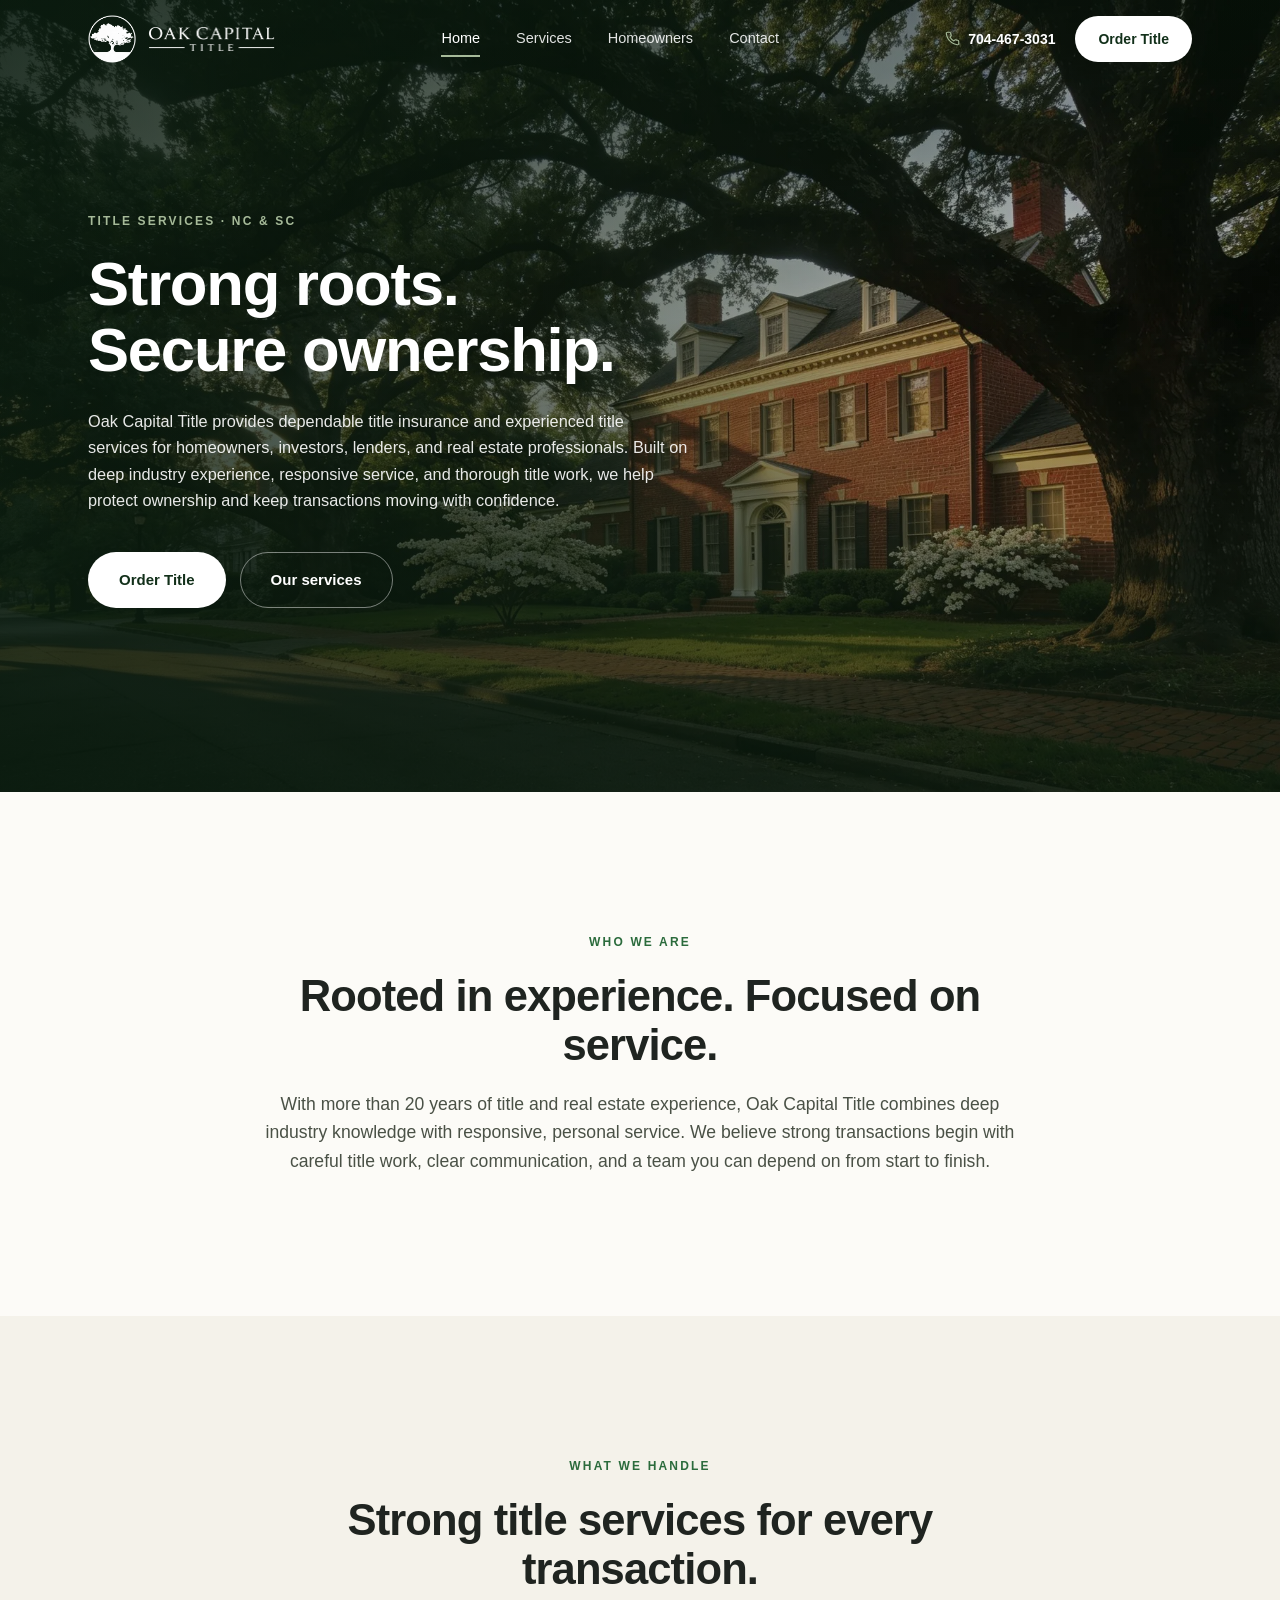
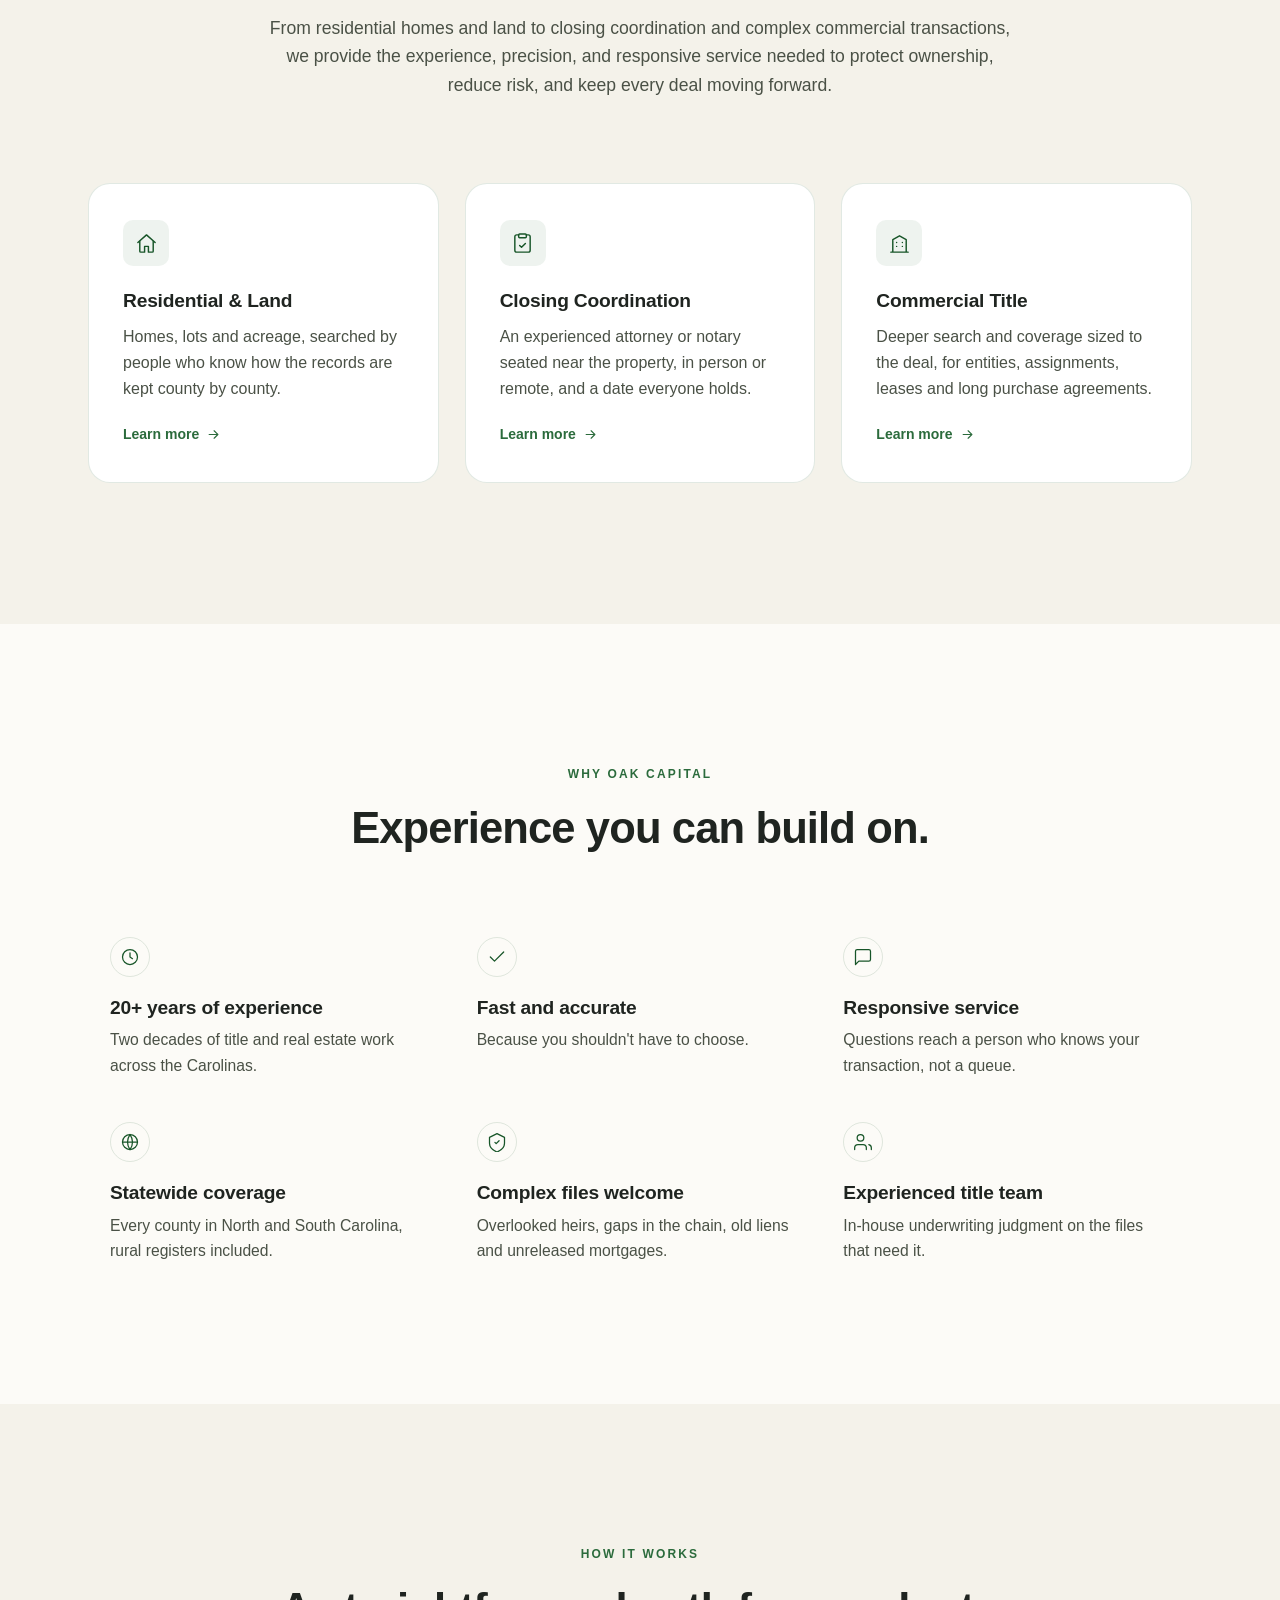
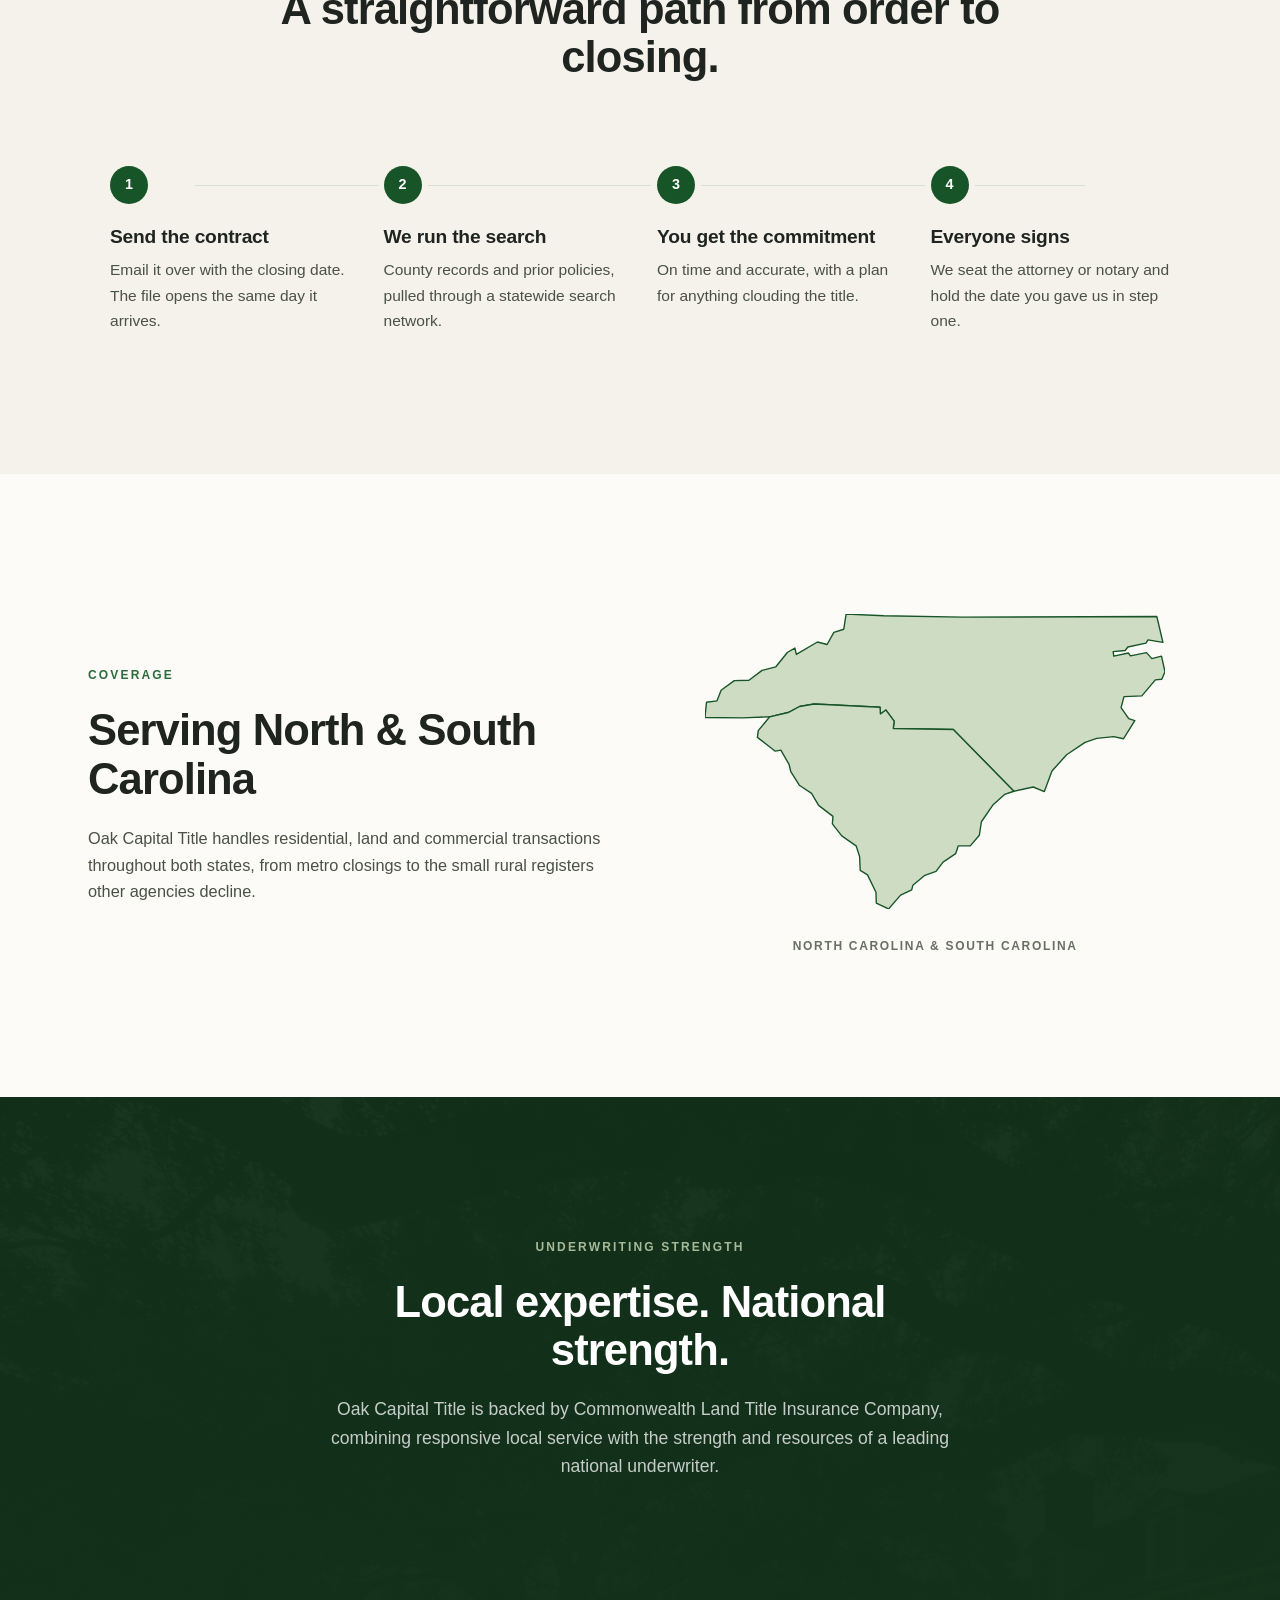
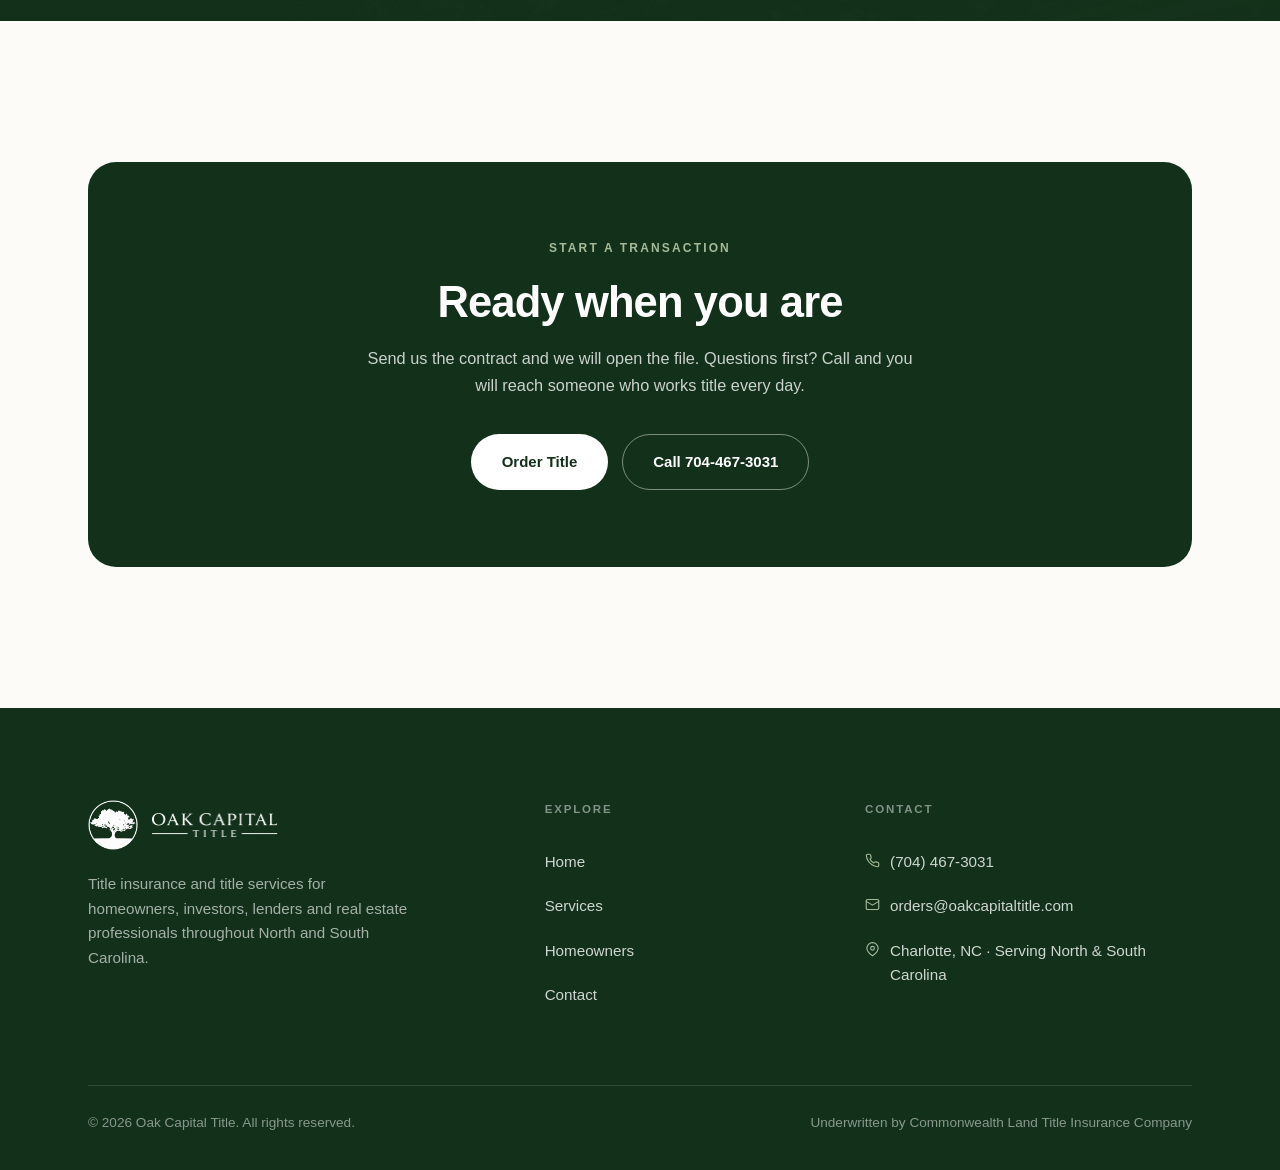
<file: index.html>
<!DOCTYPE html>
<html lang="en">
<head>
<meta charset="UTF-8" />
<meta name="viewport" content="width=device-width, initial-scale=1.0" />
<title>Oak Capital Title — Title Insurance &amp; Title Services in North &amp; South Carolina</title>
<meta name="description" content="Oak Capital Title provides dependable title insurance and experienced title services for homeowners, investors, lenders and real estate professionals throughout North and South Carolina." />
<link rel="canonical" href="https://www.oakcapitaltitle.com/" />
<meta name="theme-color" content="#175528" />
<meta property="og:type" content="website" />
<meta property="og:site_name" content="Oak Capital Title" />
<meta property="og:title" content="Oak Capital Title — Title Insurance &amp; Title Services in North &amp; South Carolina" />
<meta property="og:description" content="Oak Capital Title provides dependable title insurance and experienced title services for homeowners, investors, lenders and real estate professionals throughout North and South Carolina." />
<meta property="og:url" content="https://www.oakcapitaltitle.com/" />
<meta property="og:image" content="https://www.oakcapitaltitle.com/assets/img/og-image.jpg" />
<meta name="twitter:card" content="summary_large_image" />
<link rel="icon" href="assets/img/favicon.ico" sizes="any" />
<link rel="icon" type="image/png" href="assets/img/icon-32.png" sizes="32x32" />
<link rel="apple-touch-icon" href="assets/img/icon-180.png" />
<link rel="stylesheet" href="assets/css/style.css" />
</head>
<body>

<a class="skip-link" href="#main">Skip to content</a>
<header class="nav">
  <div class="nav__inner">
    <a href="index.html" class="nav__logo" aria-label="Oak Capital Title — home">
      <img class="lock-mark on-dark" src="assets/img/mark-white.png" alt="" width="722" height="720" />
      <img class="lock-word on-dark" src="assets/img/wordmark-white.png" alt="" width="1017" height="208" />
      <img class="lock-mark on-light" src="assets/img/mark.png" alt="" width="722" height="720" />
      <img class="lock-word on-light" src="assets/img/wordmark.png" alt="" width="1017" height="208" />
    </a>
    <nav class="nav__links" aria-label="Primary">
      <a href="index.html" class="active" aria-current="page">Home</a>
      <a href="services.html">Services</a>
      <a href="homeowners.html">Homeowners</a>
      <a href="contact.html">Contact</a>
    </nav>
    <div class="nav__cta">
      <a href="tel:7044673031" class="nav__phone"><svg viewBox="0 0 24 24" fill="none" stroke="currentColor" stroke-width="1.8" stroke-linecap="round" stroke-linejoin="round" aria-hidden="true"><path d="M22 16.92v3a2 2 0 0 1-2.18 2 19.79 19.79 0 0 1-8.63-3.07 19.5 19.5 0 0 1-6-6 19.79 19.79 0 0 1-3.07-8.67A2 2 0 0 1 4.11 2h3a2 2 0 0 1 2 1.72 12.84 12.84 0 0 0 .7 2.81 2 2 0 0 1-.45 2.11L8.09 9.91a16 16 0 0 0 6 6l1.27-1.27a2 2 0 0 1 2.11-.45 12.84 12.84 0 0 0 2.81.7A2 2 0 0 1 22 16.92z"/></svg>704-467-3031</a>
      <a href="mailto:orders@oakcapitaltitle.com?subject=New%20Title%20Order%20%E2%80%94%20Oak%20Capital%20Title" class="btn btn--primary btn--sm">Order Title</a>
      <button class="nav__burger" aria-label="Open menu" aria-expanded="false"><span></span><span></span><span></span></button>
    </div>
  </div>
</header>

<div class="mobile-menu">
  <a href="index.html">Home</a>
  <a href="services.html">Services</a>
  <a href="homeowners.html">Homeowners</a>
  <a href="contact.html">Contact</a>
  <a href="tel:7044673031">Call 704-467-3031</a>
  <a href="mailto:orders@oakcapitaltitle.com?subject=New%20Title%20Order%20%E2%80%94%20Oak%20Capital%20Title" class="btn btn--primary">Order Title</a>
</div>
<main id="main">

<!-- HERO -->
<section class="hero hero--home" id="top">
  <div class="hero__bg"><picture>
          <source srcset="assets/img/hero.webp" type="image/webp" />
          <img src="assets/img/hero.jpg" alt="A mature oak canopy arching over an established brick home in warm afternoon light" width="2000" height="1125" fetchpriority="high" />
        </picture></div>
  <div class="wrap">
    <div class="hero__content" data-reveal>
      <span class="eyebrow eyebrow--light">Title services &middot; NC &amp; SC</span>
      <h1>Strong roots.<br>Secure ownership.</h1>
      <p class="hero__sub">Oak Capital Title provides dependable title insurance and experienced title services for homeowners, investors, lenders, and real estate professionals. Built on deep industry experience, responsive service, and thorough title work, we help protect ownership and keep transactions moving with confidence.</p>
      <div class="hero__actions">
        <a href="mailto:orders@oakcapitaltitle.com?subject=New%20Title%20Order%20%E2%80%94%20Oak%20Capital%20Title" class="btn btn--light">Order Title</a>
        <a href="services.html" class="btn btn--outline-light">Our services</a>
      </div>
    </div>
  </div>
</section>

<!-- WHO WE ARE -->
<section class="section">
  <div class="wrap">
    <div class="section-head" data-reveal>
      <span class="eyebrow">Who we are</span>
      <h2>Rooted in experience. Focused on service.</h2>
      <p>With more than 20 years of title and real estate experience, Oak Capital Title combines deep industry knowledge with responsive, personal service. We believe strong transactions begin with careful title work, clear communication, and a team you can depend on from start to finish.</p>
    </div>
  </div>
</section>

<!-- SERVICES -->
<section class="section band-soft">
  <div class="wrap">
    <div class="section-head" data-reveal>
      <span class="eyebrow">What we handle</span>
      <h2>Strong title services for every transaction.</h2>
      <p>From residential homes and land to closing coordination and complex commercial transactions, we provide the experience, precision, and responsive service needed to protect ownership, reduce risk, and keep every deal moving forward.</p>
    </div>
    <div class="grid grid-3">
      <a href="services.html" class="card" data-reveal>
        <div class="card__ico"><svg viewBox="0 0 24 24" fill="none" stroke="currentColor" stroke-width="1.5" stroke-linecap="round" stroke-linejoin="round" aria-hidden="true"><path d="m3 11 9-8 9 8"/><path d="M5 10v10a1 1 0 0 0 1 1h4v-6h4v6h4a1 1 0 0 0 1-1V10"/></svg></div>
        <h3>Residential &amp; Land</h3>
        <p>Homes, lots and acreage, searched by people who know how the records are kept county by county.</p>
        <span class="card__more">Learn more <svg viewBox="0 0 24 24" fill="none" stroke="currentColor" stroke-width="1.8" stroke-linecap="round" stroke-linejoin="round" aria-hidden="true"><path d="M5 12h14M13 6l6 6-6 6"/></svg></span>
      </a>
      <a href="services.html" class="card" data-reveal>
        <div class="card__ico"><svg viewBox="0 0 24 24" fill="none" stroke="currentColor" stroke-width="1.5" stroke-linecap="round" stroke-linejoin="round" aria-hidden="true"><path d="M8 3H6a2 2 0 0 0-2 2v14a2 2 0 0 0 2 2h12a2 2 0 0 0 2-2V5a2 2 0 0 0-2-2h-2"/><rect x="8" y="2" width="8" height="4" rx="1"/><path d="m9 14 2 2 4-4"/></svg></div>
        <h3>Closing Coordination</h3>
        <p>An experienced attorney or notary seated near the property, in person or remote, and a date everyone holds.</p>
        <span class="card__more">Learn more <svg viewBox="0 0 24 24" fill="none" stroke="currentColor" stroke-width="1.8" stroke-linecap="round" stroke-linejoin="round" aria-hidden="true"><path d="M5 12h14M13 6l6 6-6 6"/></svg></span>
      </a>
      <a href="services.html" class="card" data-reveal>
        <div class="card__ico"><svg viewBox="0 0 24 24" fill="none" stroke="currentColor" stroke-width="1.5" stroke-linecap="round" stroke-linejoin="round" aria-hidden="true"><path d="M3 21h18M5 21V8l7-4 7 4v13M9 11h.01M15 11h.01M9 15h.01M15 15h.01"/></svg></div>
        <h3>Commercial Title</h3>
        <p>Deeper search and coverage sized to the deal, for entities, assignments, leases and long purchase agreements.</p>
        <span class="card__more">Learn more <svg viewBox="0 0 24 24" fill="none" stroke="currentColor" stroke-width="1.8" stroke-linecap="round" stroke-linejoin="round" aria-hidden="true"><path d="M5 12h14M13 6l6 6-6 6"/></svg></span>
      </a>
    </div>
  </div>
</section>

<!-- WHY OAK CAPITAL -->
<section class="section">
  <div class="wrap">
    <div class="section-head" data-reveal>
      <span class="eyebrow">Why Oak Capital</span>
      <h2>Experience you can build on.</h2>
    </div>
    <div class="benefits">
      <div class="benefit" data-reveal>
        <div class="benefit__ico"><svg viewBox="0 0 24 24" fill="none" stroke="currentColor" stroke-width="1.5" stroke-linecap="round" stroke-linejoin="round" aria-hidden="true"><circle cx="12" cy="12" r="9"/><path d="M12 7v5l3 2"/></svg></div>
        <h3>20+ years of experience</h3>
        <p>Two decades of title and real estate work across the Carolinas.</p>
      </div>
      <div class="benefit" data-reveal>
        <div class="benefit__ico"><svg viewBox="0 0 24 24" fill="none" stroke="currentColor" stroke-width="1.5" stroke-linecap="round" stroke-linejoin="round" aria-hidden="true"><path d="M20 6 9 17l-5-5"/></svg></div>
        <h3>Fast and accurate</h3>
        <p>Because you shouldn't have to choose.</p>
      </div>
      <div class="benefit" data-reveal>
        <div class="benefit__ico"><svg viewBox="0 0 24 24" fill="none" stroke="currentColor" stroke-width="1.5" stroke-linecap="round" stroke-linejoin="round" aria-hidden="true"><path d="M21 15a2 2 0 0 1-2 2H7l-4 4V5a2 2 0 0 1 2-2h14a2 2 0 0 1 2 2z"/></svg></div>
        <h3>Responsive service</h3>
        <p>Questions reach a person who knows your transaction, not a queue.</p>
      </div>
      <div class="benefit" data-reveal>
        <div class="benefit__ico"><svg viewBox="0 0 24 24" fill="none" stroke="currentColor" stroke-width="1.5" stroke-linecap="round" stroke-linejoin="round" aria-hidden="true"><circle cx="12" cy="12" r="9"/><path d="M3 12h18M12 3a15 15 0 0 1 0 18 15 15 0 0 1 0-18z"/></svg></div>
        <h3>Statewide coverage</h3>
        <p>Every county in North and South Carolina, rural registers included.</p>
      </div>
      <div class="benefit" data-reveal>
        <div class="benefit__ico"><svg viewBox="0 0 24 24" fill="none" stroke="currentColor" stroke-width="1.5" stroke-linecap="round" stroke-linejoin="round" aria-hidden="true"><path d="M12 2 3 6.5v7c0 4.6 3.8 8.4 9 10.5 5.2-2.1 9-5.9 9-10.5v-7z"/><path d="M9.5 12.5 11 14l3.5-3.5"/></svg></div>
        <h3>Complex files welcome</h3>
        <p>Overlooked heirs, gaps in the chain, old liens and unreleased mortgages.</p>
      </div>
      <div class="benefit" data-reveal>
        <div class="benefit__ico"><svg viewBox="0 0 24 24" fill="none" stroke="currentColor" stroke-width="1.5" stroke-linecap="round" stroke-linejoin="round" aria-hidden="true"><path d="M16 21v-2a4 4 0 0 0-4-4H6a4 4 0 0 0-4 4v2"/><circle cx="9" cy="7" r="4"/><path d="M22 21v-2a4 4 0 0 0-3-3.87"/></svg></div>
        <h3>Experienced title team</h3>
        <p>In-house underwriting judgment on the files that need it.</p>
      </div>
    </div>
  </div>
</section>

<!-- PROCESS -->
<section class="section band-soft">
  <div class="wrap">
    <div class="section-head" data-reveal>
      <span class="eyebrow">How it works</span>
      <h2>A straightforward path from order to closing.</h2>
    </div>
    <ol class="timeline">
      <li class="timeline__step" data-reveal>
        <span class="timeline__num">1</span>
        <h3>Send the contract</h3>
        <p>Email it over with the closing date. The file opens the same day it arrives.</p>
      </li>
      <li class="timeline__step" data-reveal>
        <span class="timeline__num">2</span>
        <h3>We run the search</h3>
        <p>County records and prior policies, pulled through a statewide search network.</p>
      </li>
      <li class="timeline__step" data-reveal>
        <span class="timeline__num">3</span>
        <h3>You get the commitment</h3>
        <p>On time and accurate, with a plan for anything clouding the title.</p>
      </li>
      <li class="timeline__step" data-reveal>
        <span class="timeline__num">4</span>
        <h3>Everyone signs</h3>
        <p>We seat the attorney or notary and hold the date you gave us in step one.</p>
      </li>
    </ol>
  </div>
</section>

<!-- COVERAGE -->
<section class="section">
  <div class="wrap">
    <div class="split split--map">
      <div class="split__body" data-reveal>
        <span class="eyebrow">Coverage</span>
        <h2>Serving North &amp; South Carolina</h2>
        <p>Oak Capital Title handles residential, land and commercial transactions throughout both states, from metro closings to the small rural registers other agencies decline.</p>
      </div>
      <div class="split__map" data-reveal>
        <svg viewBox="0 0 1000 641" role="img" aria-label="Outline map of North Carolina and South Carolina" class="statemap">
          <path class="statemap__shape" d="M388.3,3.9 558.9,6.9 982.2,5.4 995.5,61.7 963.1,56.3 958.6,63.2 919.2,71.7 913.4,79.4 887.3,81.7 888.6,91.7 920.4,84.8 924.9,90.9 959.9,84.0 971.4,97.1 992.4,91.7 1000.0,125.6 993.0,141.8 979.0,143.3 949.7,178.0 910.9,179.6 904.5,203.4 921.1,227.3 934.4,232.0 909.6,271.3 888.6,266.6 851.7,270.5 826.2,279.0 786.1,305.9 754.3,341.4 737.7,386.1 713.6,376.1 671.5,385.3 539.8,251.2 409.3,248.9 411.2,232.7 393.4,208.8 381.3,217.3 380.6,202.7 237.4,195.7 205.6,201.1 180.8,214.2 140.7,223.5 81.5,225.8 0.0,225.0 3.2,191.9 26.1,188.8 35.0,165.7 63.7,144.9 95.5,144.1 124.1,122.5 154.0,114.8 179.5,83.2 195.4,74.0 198.6,87.9 244.4,60.9 265.4,66.3 280.1,40.1 301.7,33.1 306.8,0.0 388.3,3.9Z"/>
          <path class="statemap__shape" d="M180.8,214.2 205.6,201.1 237.4,195.7 380.6,202.7 381.3,217.3 393.4,208.8 411.2,232.7 409.3,248.9 539.8,251.2 671.5,385.3 651.2,392.3 625.7,415.4 600.9,451.6 596.4,480.9 576.7,504.0 550.6,504.0 544.9,521.0 517.5,539.4 502.2,559.5 478.0,568.0 451.9,589.5 449.4,599.6 425.2,611.1 399.1,641.2 372.4,628.8 371.7,604.9 353.3,567.2 337.4,557.2 336.1,527.1 328.5,504.0 297.3,482.4 276.9,456.2 278.2,440.0 247.0,416.1 231.7,389.9 205.0,372.2 186.5,342.9 182.7,326.7 164.9,295.9 152.8,298.2 113.9,268.2 115.8,253.5 140.7,223.5 180.8,214.2Z"/>
        </svg>
        <span class="statemap__label">North Carolina &amp; South Carolina</span>
      </div>
    </div>
  </div>
</section>

<!-- UNDERWRITER -->
<section class="section band band--oak">
  <div class="wrap">
    <div class="section-head section-head--narrow" data-reveal>
      <span class="eyebrow eyebrow--light">Underwriting strength</span>
      <h2>Local expertise. National strength.</h2>
      <p>Oak Capital Title is backed by Commonwealth Land Title Insurance Company, combining responsive local service with the strength and resources of a leading national underwriter.</p>
    </div>
  </div>
</section>

<section class="section">
  <div class="wrap">
    <div class="cta-card" data-reveal>
      <span class="eyebrow eyebrow--light">Start a transaction</span>
      <h2>Ready when you are</h2>
      <p>Send us the contract and we will open the file. Questions first? Call and you will reach someone who works title every day.</p>
      <div class="cta-actions">
        <a href="mailto:orders@oakcapitaltitle.com?subject=New%20Title%20Order%20%E2%80%94%20Oak%20Capital%20Title" class="btn btn--light">Order Title</a>
        <a href="tel:7044673031" class="btn btn--outline-light">Call 704-467-3031</a>
      </div>
    </div>
  </div>
</section>
</main>

<footer class="footer">
  <div class="wrap">
    <div class="footer__grid">
      <div>
        <div class="footer__logo">
          <img class="lock-mark" src="assets/img/mark-white.png" alt="" width="722" height="720" />
          <img class="lock-word" src="assets/img/wordmark-white.png" alt="Oak Capital Title" width="1017" height="208" />
        </div>
        <p>Title insurance and title services for homeowners, investors, lenders and real estate professionals throughout North and South Carolina.</p>
      </div>
      <div>
        <h4>Explore</h4>
        <div class="footer__links">
          <a href="index.html">Home</a>
          <a href="services.html">Services</a>
          <a href="homeowners.html">Homeowners</a>
          <a href="contact.html">Contact</a>
        </div>
      </div>
      <div>
        <h4>Contact</h4>
        <div class="footer__contact">
          <a href="tel:7044673031"><svg viewBox="0 0 24 24" fill="none" stroke="currentColor" stroke-width="1.8" stroke-linecap="round" stroke-linejoin="round" aria-hidden="true"><path d="M22 16.92v3a2 2 0 0 1-2.18 2 19.79 19.79 0 0 1-8.63-3.07 19.5 19.5 0 0 1-6-6 19.79 19.79 0 0 1-3.07-8.67A2 2 0 0 1 4.11 2h3a2 2 0 0 1 2 1.72 12.84 12.84 0 0 0 .7 2.81 2 2 0 0 1-.45 2.11L8.09 9.91a16 16 0 0 0 6 6l1.27-1.27a2 2 0 0 1 2.11-.45 12.84 12.84 0 0 0 2.81.7A2 2 0 0 1 22 16.92z"/></svg>(704) 467-3031</a>
          <a href="mailto:orders@oakcapitaltitle.com"><svg viewBox="0 0 24 24" fill="none" stroke="currentColor" stroke-width="1.8" stroke-linecap="round" stroke-linejoin="round" aria-hidden="true"><rect x="2" y="4" width="20" height="16" rx="2"/><path d="m22 7-10 6L2 7"/></svg>orders@oakcapitaltitle.com</a>
          <span><svg viewBox="0 0 24 24" fill="none" stroke="currentColor" stroke-width="1.8" stroke-linecap="round" stroke-linejoin="round" aria-hidden="true"><path d="M21 10c0 6-9 12-9 12s-9-6-9-12a9 9 0 0 1 18 0z"/><circle cx="12" cy="10" r="3"/></svg>Charlotte, NC &middot; Serving North &amp; South Carolina</span>
        </div>
      </div>
    </div>
    <div class="footer__bottom">
      <span>&copy; <span id="year">2026</span> Oak Capital Title. All rights reserved.</span>
      <span>Underwritten by Commonwealth Land Title Insurance Company</span>
    </div>
  </div>
</footer>

<script type="application/ld+json">
{
  "@context": "https://schema.org",
  "@type": "ProfessionalService",
  "name": "Oak Capital Title",
  "description": "Title insurance and title services for homeowners, investors, lenders and real estate professionals throughout North and South Carolina.",
  "url": "https://www.oakcapitaltitle.com",
  "telephone": "+1-704-467-3031",
  "email": "orders@oakcapitaltitle.com",
  "image": "https://www.oakcapitaltitle.com/assets/img/og-image.jpg",
  "address": { "@type": "PostalAddress", "addressLocality": "Charlotte", "addressRegion": "NC", "addressCountry": "US" },
  "areaServed": [
    { "@type": "State", "name": "North Carolina" },
    { "@type": "State", "name": "South Carolina" }
  ],
  "priceRange": "$$"
}
</script>

<script src="assets/js/main.js"></script>
</body>
</html>
</file>
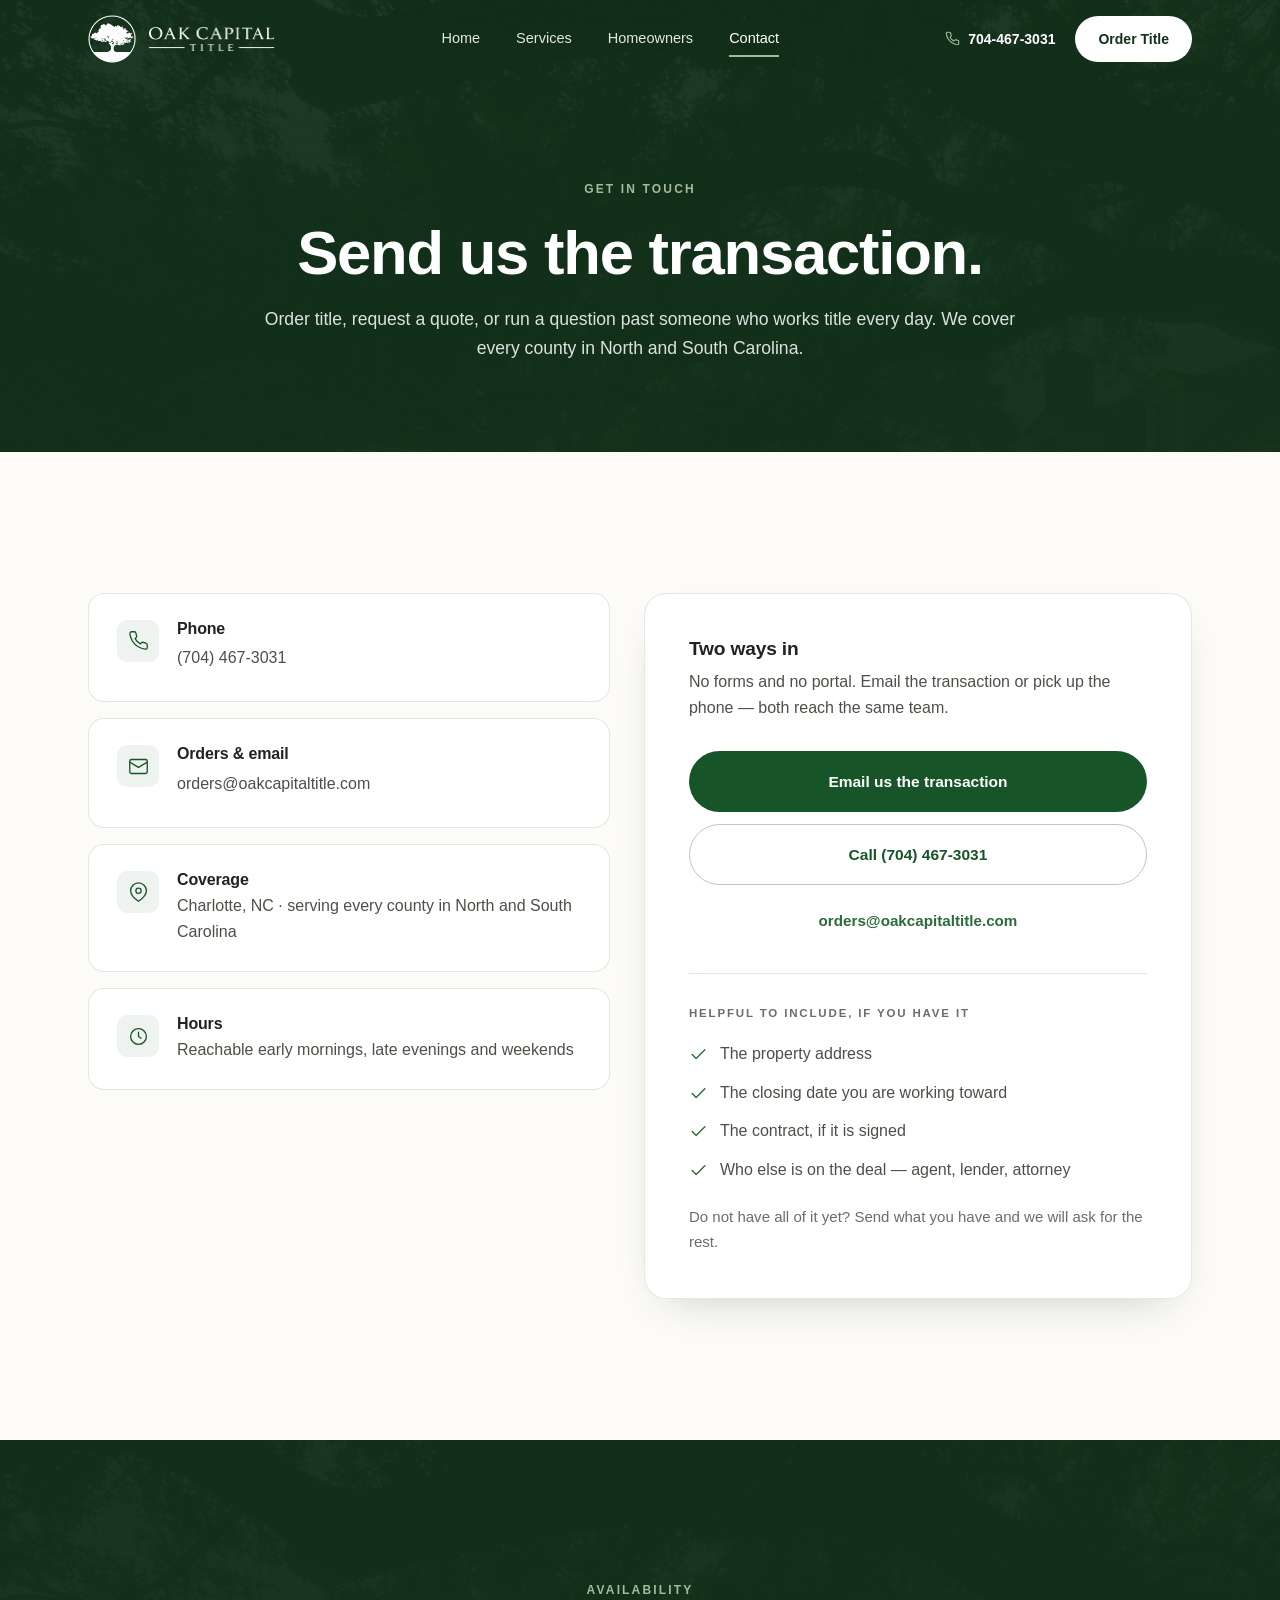
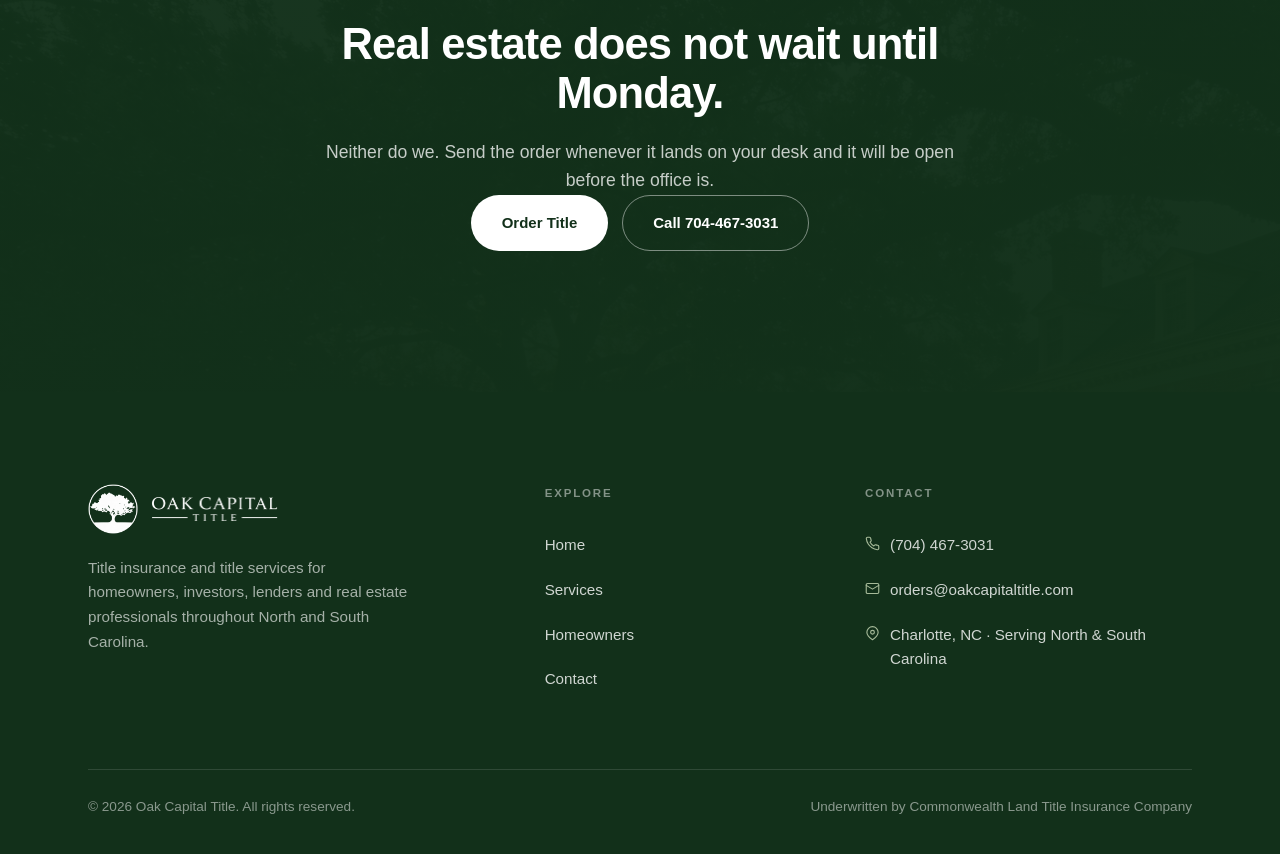
<file: contact.html>
<!DOCTYPE html>
<html lang="en">
<head>
<meta charset="UTF-8" />
<meta name="viewport" content="width=device-width, initial-scale=1.0" />
<title>Contact Oak Capital Title — Order Title in North &amp; South Carolina</title>
<meta name="description" content="Order title, request a quote or ask a question. Oak Capital Title serves every county in North and South Carolina. Call (704) 467-3031 or email orders@oakcapitaltitle.com." />
<link rel="canonical" href="https://www.oakcapitaltitle.com/contact.html" />
<meta name="theme-color" content="#175528" />
<meta property="og:type" content="website" />
<meta property="og:site_name" content="Oak Capital Title" />
<meta property="og:title" content="Contact Oak Capital Title — Order Title in North &amp; South Carolina" />
<meta property="og:description" content="Order title, request a quote or ask a question. Oak Capital Title serves every county in North and South Carolina. Call (704) 467-3031 or email orders@oakcapitaltitle.com." />
<meta property="og:url" content="https://www.oakcapitaltitle.com/contact.html" />
<meta property="og:image" content="https://www.oakcapitaltitle.com/assets/img/og-image.jpg" />
<meta name="twitter:card" content="summary_large_image" />
<link rel="icon" href="assets/img/favicon.ico" sizes="any" />
<link rel="icon" type="image/png" href="assets/img/icon-32.png" sizes="32x32" />
<link rel="apple-touch-icon" href="assets/img/icon-180.png" />
<link rel="stylesheet" href="assets/css/style.css" />
</head>
<body>

<a class="skip-link" href="#main">Skip to content</a>
<header class="nav">
  <div class="nav__inner">
    <a href="index.html" class="nav__logo" aria-label="Oak Capital Title — home">
      <img class="lock-mark on-dark" src="assets/img/mark-white.png" alt="" width="722" height="720" />
      <img class="lock-word on-dark" src="assets/img/wordmark-white.png" alt="" width="1017" height="208" />
      <img class="lock-mark on-light" src="assets/img/mark.png" alt="" width="722" height="720" />
      <img class="lock-word on-light" src="assets/img/wordmark.png" alt="" width="1017" height="208" />
    </a>
    <nav class="nav__links" aria-label="Primary">
      <a href="index.html">Home</a>
      <a href="services.html">Services</a>
      <a href="homeowners.html">Homeowners</a>
      <a href="contact.html" class="active" aria-current="page">Contact</a>
    </nav>
    <div class="nav__cta">
      <a href="tel:7044673031" class="nav__phone"><svg viewBox="0 0 24 24" fill="none" stroke="currentColor" stroke-width="1.8" stroke-linecap="round" stroke-linejoin="round" aria-hidden="true"><path d="M22 16.92v3a2 2 0 0 1-2.18 2 19.79 19.79 0 0 1-8.63-3.07 19.5 19.5 0 0 1-6-6 19.79 19.79 0 0 1-3.07-8.67A2 2 0 0 1 4.11 2h3a2 2 0 0 1 2 1.72 12.84 12.84 0 0 0 .7 2.81 2 2 0 0 1-.45 2.11L8.09 9.91a16 16 0 0 0 6 6l1.27-1.27a2 2 0 0 1 2.11-.45 12.84 12.84 0 0 0 2.81.7A2 2 0 0 1 22 16.92z"/></svg>704-467-3031</a>
      <a href="mailto:orders@oakcapitaltitle.com?subject=New%20Title%20Order%20%E2%80%94%20Oak%20Capital%20Title" class="btn btn--primary btn--sm">Order Title</a>
      <button class="nav__burger" aria-label="Open menu" aria-expanded="false"><span></span><span></span><span></span></button>
    </div>
  </div>
</header>

<div class="mobile-menu">
  <a href="index.html">Home</a>
  <a href="services.html">Services</a>
  <a href="homeowners.html">Homeowners</a>
  <a href="contact.html">Contact</a>
  <a href="tel:7044673031">Call 704-467-3031</a>
  <a href="mailto:orders@oakcapitaltitle.com?subject=New%20Title%20Order%20%E2%80%94%20Oak%20Capital%20Title" class="btn btn--primary">Order Title</a>
</div>
<main id="main">

<!-- PAGE HERO -->
<section class="subhero">
  <div class="wrap">
    <div class="section-head" data-reveal>
      <span class="eyebrow eyebrow--light">Get in touch</span>
      <h1>Send us the transaction.</h1>
      <p>Order title, request a quote, or run a question past someone who works title every day. We cover every county in North and South Carolina.</p>
    </div>
  </div>
</section>

<!-- CONTACT -->
<section class="section">
  <div class="wrap">
    <div class="contact-grid">

      <div class="contact-cards">
        <div class="contact-card" data-reveal>
          <div class="ci"><svg viewBox="0 0 24 24" fill="none" stroke="currentColor" stroke-width="1.5" stroke-linecap="round" stroke-linejoin="round" aria-hidden="true"><path d="M22 16.92v3a2 2 0 0 1-2.18 2 19.79 19.79 0 0 1-8.63-3.07 19.5 19.5 0 0 1-6-6 19.79 19.79 0 0 1-3.07-8.67A2 2 0 0 1 4.11 2h3a2 2 0 0 1 2 1.72 12.84 12.84 0 0 0 .7 2.81 2 2 0 0 1-.45 2.11L8.09 9.91a16 16 0 0 0 6 6l1.27-1.27a2 2 0 0 1 2.11-.45 12.84 12.84 0 0 0 2.81.7A2 2 0 0 1 22 16.92z"/></svg></div>
          <div><h3>Phone</h3><a href="tel:7044673031">(704) 467-3031</a></div>
        </div>
        <div class="contact-card" data-reveal>
          <div class="ci"><svg viewBox="0 0 24 24" fill="none" stroke="currentColor" stroke-width="1.5" stroke-linecap="round" stroke-linejoin="round" aria-hidden="true"><rect x="2" y="4" width="20" height="16" rx="2"/><path d="m22 7-10 6L2 7"/></svg></div>
          <div><h3>Orders &amp; email</h3><a href="mailto:orders@oakcapitaltitle.com">orders@oakcapitaltitle.com</a></div>
        </div>
        <div class="contact-card" data-reveal>
          <div class="ci"><svg viewBox="0 0 24 24" fill="none" stroke="currentColor" stroke-width="1.5" stroke-linecap="round" stroke-linejoin="round" aria-hidden="true"><path d="M21 10c0 6-9 12-9 12s-9-6-9-12a9 9 0 0 1 18 0z"/><circle cx="12" cy="10" r="3"/></svg></div>
          <div><h3>Coverage</h3><p>Charlotte, NC &middot; serving every county in North and South Carolina</p></div>
        </div>
        <div class="contact-card" data-reveal>
          <div class="ci"><svg viewBox="0 0 24 24" fill="none" stroke="currentColor" stroke-width="1.5" stroke-linecap="round" stroke-linejoin="round" aria-hidden="true"><circle cx="12" cy="12" r="9"/><path d="M12 7v5l3 2"/></svg></div>
          <div><h3>Hours</h3><p>Reachable early mornings, late evenings and weekends</p></div>
        </div>
      </div>

      <div class="action-card" data-reveal>
        <h3>Two ways in</h3>
        <p class="action-card__intro">No forms and no portal. Email the transaction or pick up the phone &mdash; both reach the same team.</p>

        <div class="action-card__buttons">
          <a href="mailto:orders@oakcapitaltitle.com?subject=New%20Title%20Order%20%E2%80%94%20Oak%20Capital%20Title" class="btn btn--primary btn--block">Email us the transaction</a>
          <a href="tel:7044673031" class="btn btn--secondary btn--block">Call (704) 467-3031</a>
        </div>

        <div class="action-card__addr">
          <a href="mailto:orders@oakcapitaltitle.com">orders@oakcapitaltitle.com</a>
        </div>

        <div class="action-card__note">
          <h4>Helpful to include, if you have it</h4>
          <ul class="checklist">
            <li><svg viewBox="0 0 24 24" fill="none" stroke="currentColor" stroke-width="1.8" stroke-linecap="round" stroke-linejoin="round" aria-hidden="true"><path d="M20 6 9 17l-5-5"/></svg>The property address</li>
            <li><svg viewBox="0 0 24 24" fill="none" stroke="currentColor" stroke-width="1.8" stroke-linecap="round" stroke-linejoin="round" aria-hidden="true"><path d="M20 6 9 17l-5-5"/></svg>The closing date you are working toward</li>
            <li><svg viewBox="0 0 24 24" fill="none" stroke="currentColor" stroke-width="1.8" stroke-linecap="round" stroke-linejoin="round" aria-hidden="true"><path d="M20 6 9 17l-5-5"/></svg>The contract, if it is signed</li>
            <li><svg viewBox="0 0 24 24" fill="none" stroke="currentColor" stroke-width="1.8" stroke-linecap="round" stroke-linejoin="round" aria-hidden="true"><path d="M20 6 9 17l-5-5"/></svg>Who else is on the deal &mdash; agent, lender, attorney</li>
          </ul>
          <p>Do not have all of it yet? Send what you have and we will ask for the rest.</p>
        </div>
      </div>

    </div>
  </div>
</section>

<!-- CLOSING BAND -->
<section class="section band band--oak">
  <div class="wrap">
    <div class="section-head section-head--narrow" data-reveal>
      <span class="eyebrow eyebrow--light">Availability</span>
      <h2>Real estate does not wait until Monday.</h2>
      <p>Neither do we. Send the order whenever it lands on your desk and it will be open before the office is.</p>
      <div class="cta-actions">
        <a href="mailto:orders@oakcapitaltitle.com?subject=New%20Title%20Order%20%E2%80%94%20Oak%20Capital%20Title" class="btn btn--light">Order Title</a>
        <a href="tel:7044673031" class="btn btn--outline-light">Call 704-467-3031</a>
      </div>
    </div>
  </div>
</section>
</main>

<footer class="footer">
  <div class="wrap">
    <div class="footer__grid">
      <div>
        <div class="footer__logo">
          <img class="lock-mark" src="assets/img/mark-white.png" alt="" width="722" height="720" />
          <img class="lock-word" src="assets/img/wordmark-white.png" alt="Oak Capital Title" width="1017" height="208" />
        </div>
        <p>Title insurance and title services for homeowners, investors, lenders and real estate professionals throughout North and South Carolina.</p>
      </div>
      <div>
        <h4>Explore</h4>
        <div class="footer__links">
          <a href="index.html">Home</a>
          <a href="services.html">Services</a>
          <a href="homeowners.html">Homeowners</a>
          <a href="contact.html">Contact</a>
        </div>
      </div>
      <div>
        <h4>Contact</h4>
        <div class="footer__contact">
          <a href="tel:7044673031"><svg viewBox="0 0 24 24" fill="none" stroke="currentColor" stroke-width="1.8" stroke-linecap="round" stroke-linejoin="round" aria-hidden="true"><path d="M22 16.92v3a2 2 0 0 1-2.18 2 19.79 19.79 0 0 1-8.63-3.07 19.5 19.5 0 0 1-6-6 19.79 19.79 0 0 1-3.07-8.67A2 2 0 0 1 4.11 2h3a2 2 0 0 1 2 1.72 12.84 12.84 0 0 0 .7 2.81 2 2 0 0 1-.45 2.11L8.09 9.91a16 16 0 0 0 6 6l1.27-1.27a2 2 0 0 1 2.11-.45 12.84 12.84 0 0 0 2.81.7A2 2 0 0 1 22 16.92z"/></svg>(704) 467-3031</a>
          <a href="mailto:orders@oakcapitaltitle.com"><svg viewBox="0 0 24 24" fill="none" stroke="currentColor" stroke-width="1.8" stroke-linecap="round" stroke-linejoin="round" aria-hidden="true"><rect x="2" y="4" width="20" height="16" rx="2"/><path d="m22 7-10 6L2 7"/></svg>orders@oakcapitaltitle.com</a>
          <span><svg viewBox="0 0 24 24" fill="none" stroke="currentColor" stroke-width="1.8" stroke-linecap="round" stroke-linejoin="round" aria-hidden="true"><path d="M21 10c0 6-9 12-9 12s-9-6-9-12a9 9 0 0 1 18 0z"/><circle cx="12" cy="10" r="3"/></svg>Charlotte, NC &middot; Serving North &amp; South Carolina</span>
        </div>
      </div>
    </div>
    <div class="footer__bottom">
      <span>&copy; <span id="year">2026</span> Oak Capital Title. All rights reserved.</span>
      <span>Underwritten by Commonwealth Land Title Insurance Company</span>
    </div>
  </div>
</footer>

<script src="assets/js/main.js"></script>
</body>
</html>
</file>
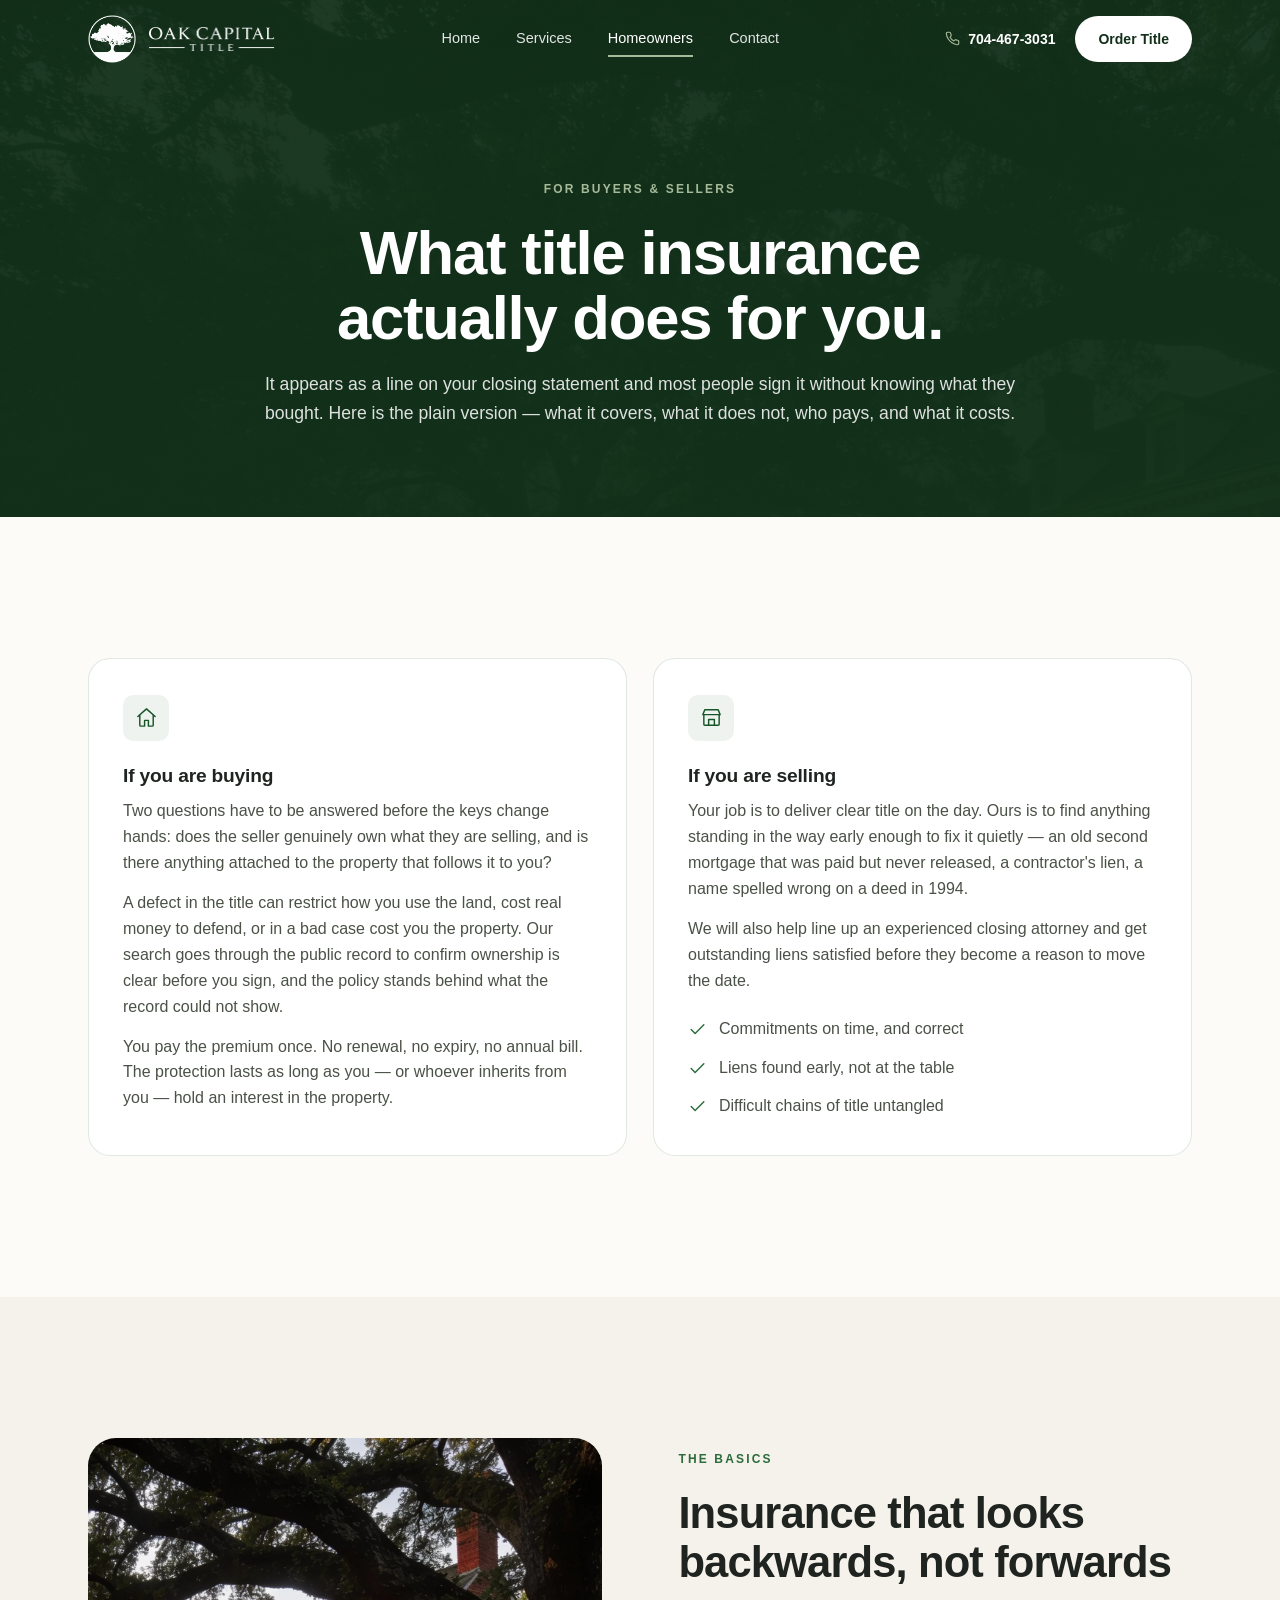
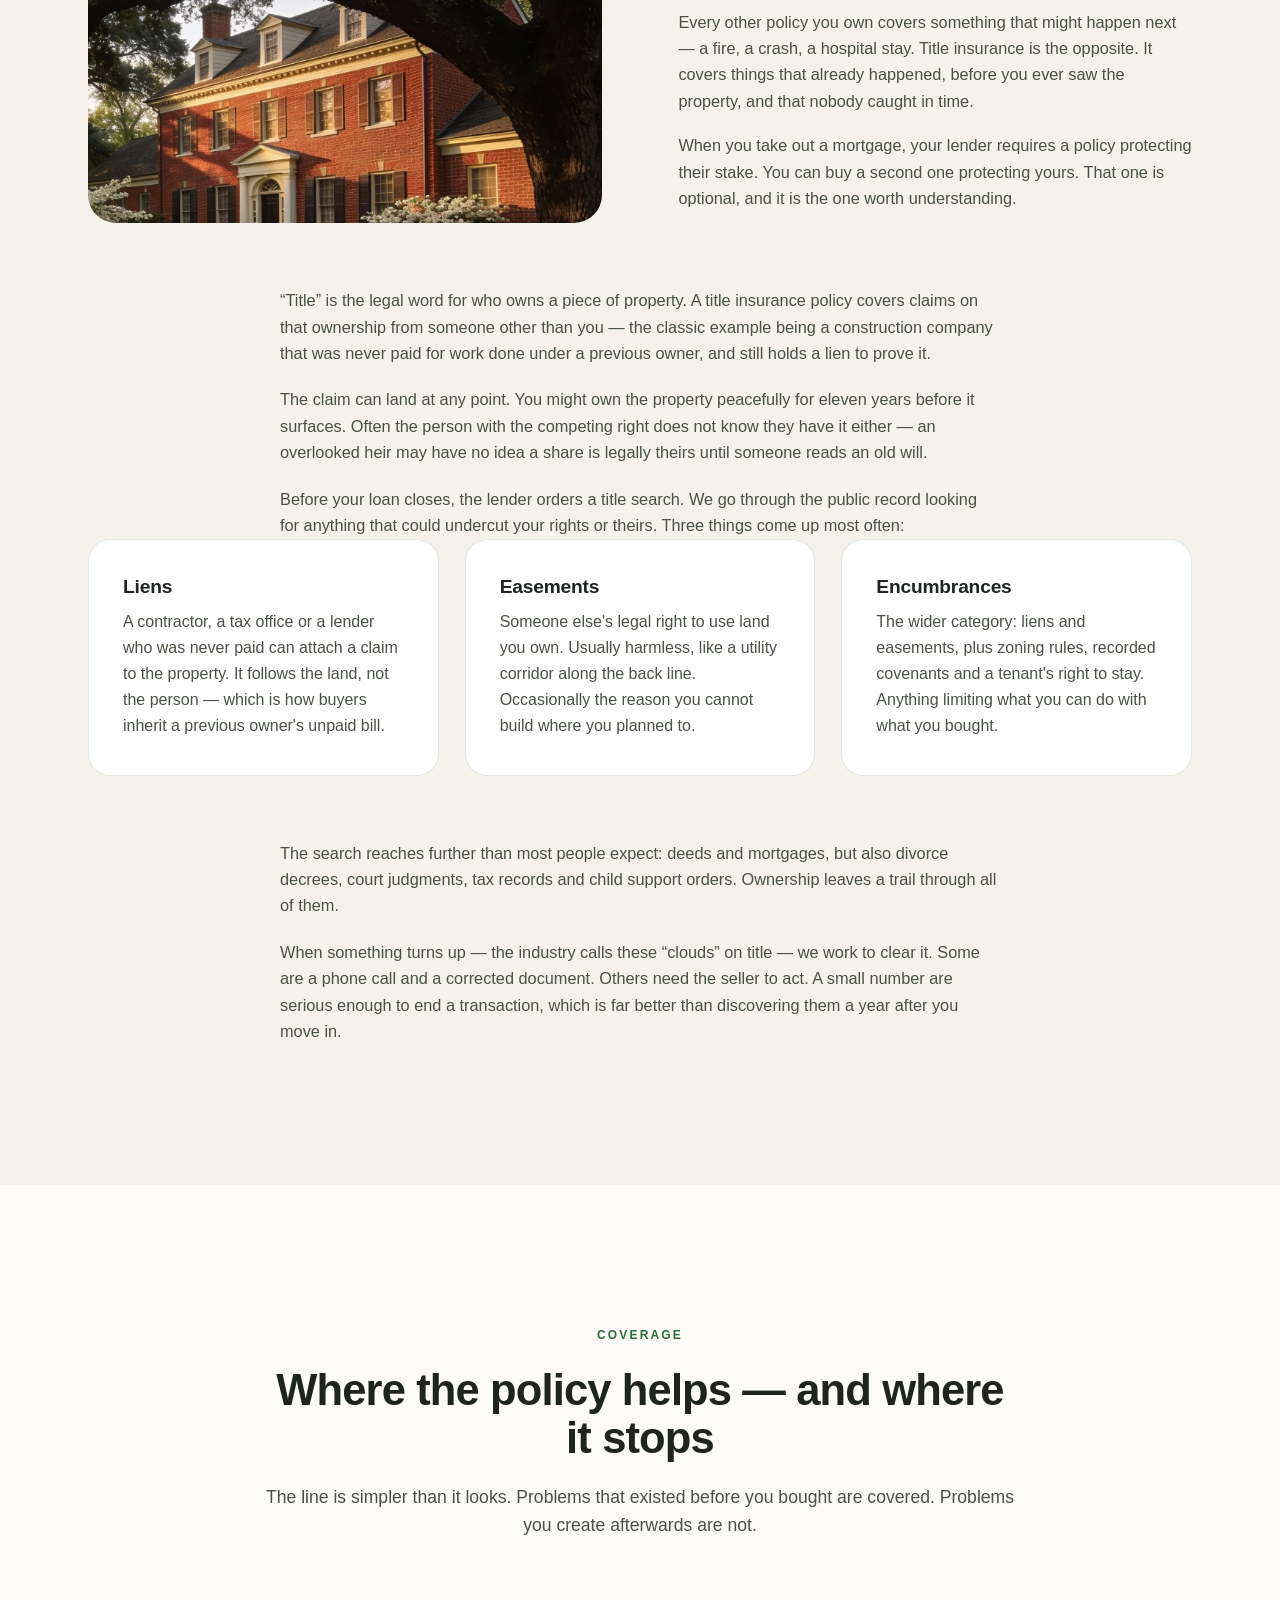
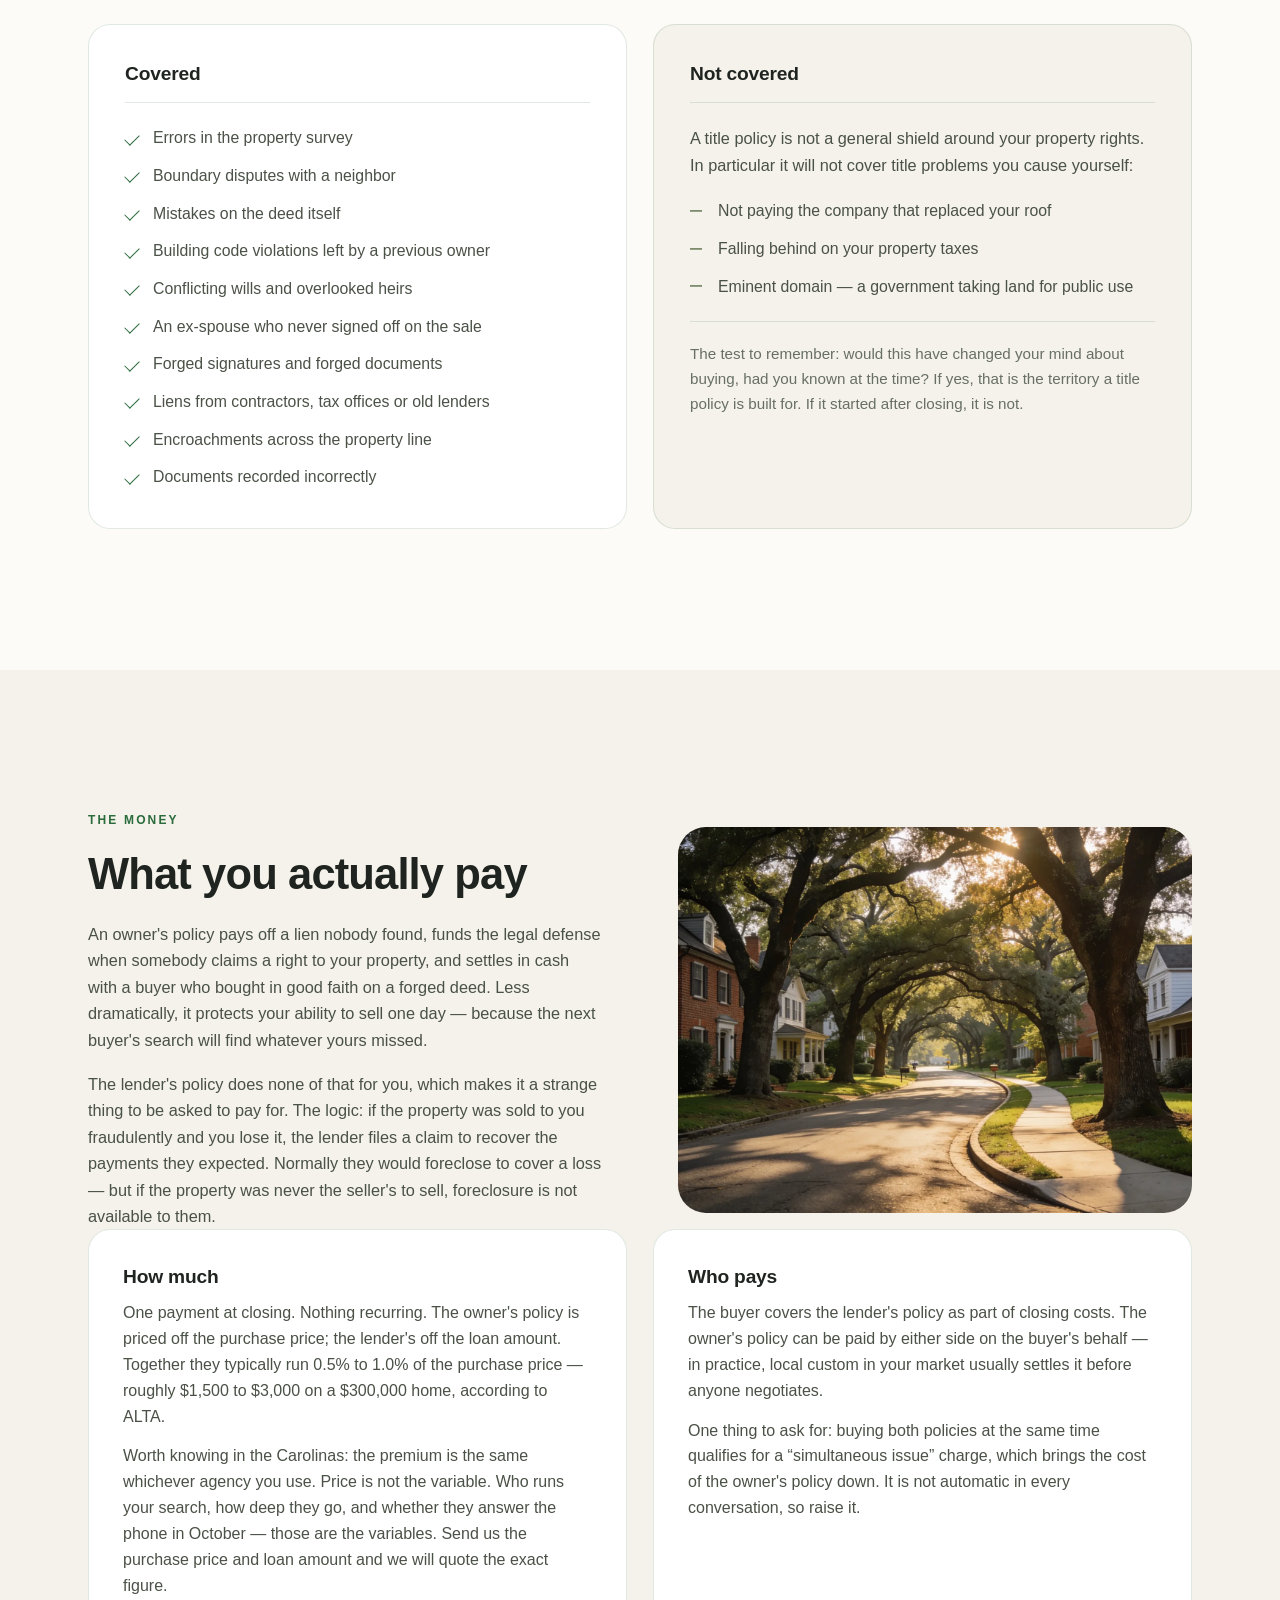
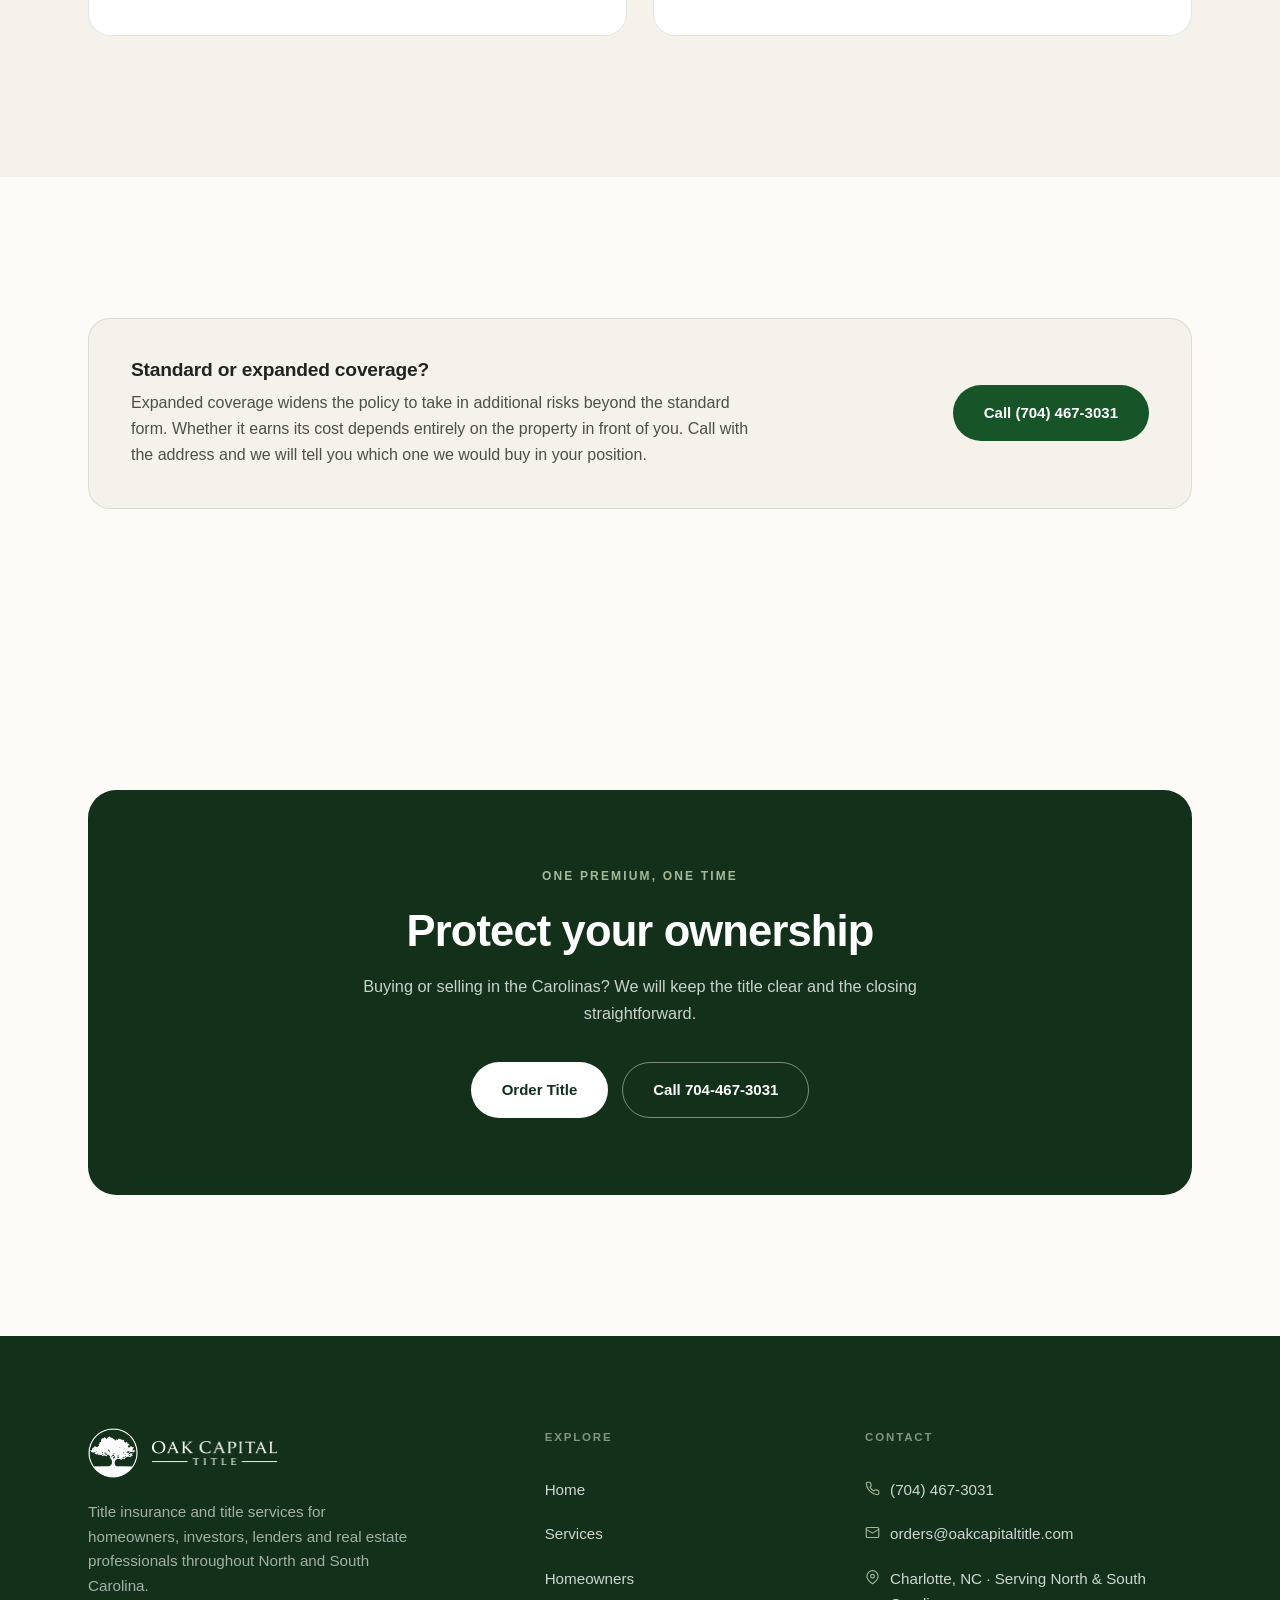
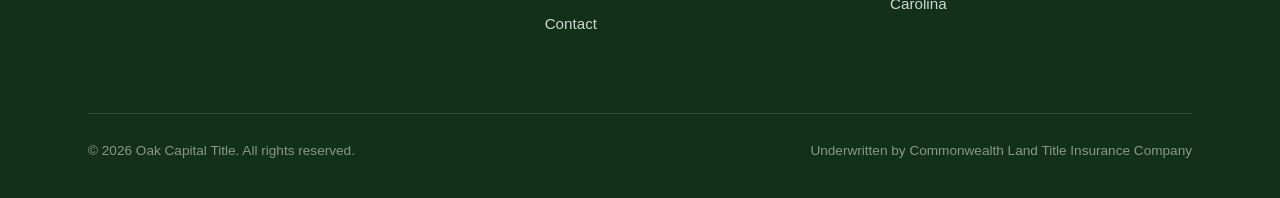
<file: homeowners.html>
<!DOCTYPE html>
<html lang="en">
<head>
<meta charset="UTF-8" />
<meta name="viewport" content="width=device-width, initial-scale=1.0" />
<title>Title Insurance Explained — Oak Capital Title | Buyers &amp; Sellers in the Carolinas</title>
<meta name="description" content="What title insurance is, what it covers, what it does not, who pays for it and what it costs — explained plainly for buyers and sellers in North and South Carolina." />
<link rel="canonical" href="https://www.oakcapitaltitle.com/homeowners.html" />
<meta name="theme-color" content="#175528" />
<meta property="og:type" content="website" />
<meta property="og:site_name" content="Oak Capital Title" />
<meta property="og:title" content="Title Insurance Explained — Oak Capital Title | Buyers &amp; Sellers in the Carolinas" />
<meta property="og:description" content="What title insurance is, what it covers, what it does not, who pays for it and what it costs — explained plainly for buyers and sellers in North and South Carolina." />
<meta property="og:url" content="https://www.oakcapitaltitle.com/homeowners.html" />
<meta property="og:image" content="https://www.oakcapitaltitle.com/assets/img/og-image.jpg" />
<meta name="twitter:card" content="summary_large_image" />
<link rel="icon" href="assets/img/favicon.ico" sizes="any" />
<link rel="icon" type="image/png" href="assets/img/icon-32.png" sizes="32x32" />
<link rel="apple-touch-icon" href="assets/img/icon-180.png" />
<link rel="stylesheet" href="assets/css/style.css" />
</head>
<body>

<a class="skip-link" href="#main">Skip to content</a>
<header class="nav">
  <div class="nav__inner">
    <a href="index.html" class="nav__logo" aria-label="Oak Capital Title — home">
      <img class="lock-mark on-dark" src="assets/img/mark-white.png" alt="" width="722" height="720" />
      <img class="lock-word on-dark" src="assets/img/wordmark-white.png" alt="" width="1017" height="208" />
      <img class="lock-mark on-light" src="assets/img/mark.png" alt="" width="722" height="720" />
      <img class="lock-word on-light" src="assets/img/wordmark.png" alt="" width="1017" height="208" />
    </a>
    <nav class="nav__links" aria-label="Primary">
      <a href="index.html">Home</a>
      <a href="services.html">Services</a>
      <a href="homeowners.html" class="active" aria-current="page">Homeowners</a>
      <a href="contact.html">Contact</a>
    </nav>
    <div class="nav__cta">
      <a href="tel:7044673031" class="nav__phone"><svg viewBox="0 0 24 24" fill="none" stroke="currentColor" stroke-width="1.8" stroke-linecap="round" stroke-linejoin="round" aria-hidden="true"><path d="M22 16.92v3a2 2 0 0 1-2.18 2 19.79 19.79 0 0 1-8.63-3.07 19.5 19.5 0 0 1-6-6 19.79 19.79 0 0 1-3.07-8.67A2 2 0 0 1 4.11 2h3a2 2 0 0 1 2 1.72 12.84 12.84 0 0 0 .7 2.81 2 2 0 0 1-.45 2.11L8.09 9.91a16 16 0 0 0 6 6l1.27-1.27a2 2 0 0 1 2.11-.45 12.84 12.84 0 0 0 2.81.7A2 2 0 0 1 22 16.92z"/></svg>704-467-3031</a>
      <a href="mailto:orders@oakcapitaltitle.com?subject=New%20Title%20Order%20%E2%80%94%20Oak%20Capital%20Title" class="btn btn--primary btn--sm">Order Title</a>
      <button class="nav__burger" aria-label="Open menu" aria-expanded="false"><span></span><span></span><span></span></button>
    </div>
  </div>
</header>

<div class="mobile-menu">
  <a href="index.html">Home</a>
  <a href="services.html">Services</a>
  <a href="homeowners.html">Homeowners</a>
  <a href="contact.html">Contact</a>
  <a href="tel:7044673031">Call 704-467-3031</a>
  <a href="mailto:orders@oakcapitaltitle.com?subject=New%20Title%20Order%20%E2%80%94%20Oak%20Capital%20Title" class="btn btn--primary">Order Title</a>
</div>
<main id="main">

<!-- PAGE HERO -->
<section class="subhero">
  <div class="wrap">
    <div class="section-head" data-reveal>
      <span class="eyebrow eyebrow--light">For buyers &amp; sellers</span>
      <h1>What title insurance actually does for you.</h1>
      <p>It appears as a line on your closing statement and most people sign it without knowing what they bought. Here is the plain version &mdash; what it covers, what it does not, who pays, and what it costs.</p>
    </div>
  </div>
</section>

<!-- BUYERS & SELLERS -->
<section class="section">
  <div class="wrap">
    <div class="grid grid-2">
      <div class="card card--static" data-reveal>
        <div class="card__ico"><svg viewBox="0 0 24 24" fill="none" stroke="currentColor" stroke-width="1.5" stroke-linecap="round" stroke-linejoin="round" aria-hidden="true"><path d="m3 11 9-8 9 8"/><path d="M5 10v10a1 1 0 0 0 1 1h4v-6h4v6h4a1 1 0 0 0 1-1V10"/></svg></div>
        <h3>If you are buying</h3>
        <p>Two questions have to be answered before the keys change hands: does the seller genuinely own what they are selling, and is there anything attached to the property that follows it to you?</p>
        <p>A defect in the title can restrict how you use the land, cost real money to defend, or in a bad case cost you the property. Our search goes through the public record to confirm ownership is clear before you sign, and the policy stands behind what the record could not show.</p>
        <p>You pay the premium once. No renewal, no expiry, no annual bill. The protection lasts as long as you &mdash; or whoever inherits from you &mdash; hold an interest in the property.</p>
      </div>
      <div class="card card--static" data-reveal>
        <div class="card__ico"><svg viewBox="0 0 24 24" fill="none" stroke="currentColor" stroke-width="1.5" stroke-linecap="round" stroke-linejoin="round" aria-hidden="true"><path d="M3 9h18M3 9l2-5h14l2 5M4 9v10a1 1 0 0 0 1 1h14a1 1 0 0 0 1-1V9M9 20v-6h6v6"/></svg></div>
        <h3>If you are selling</h3>
        <p>Your job is to deliver clear title on the day. Ours is to find anything standing in the way early enough to fix it quietly &mdash; an old second mortgage that was paid but never released, a contractor's lien, a name spelled wrong on a deed in 1994.</p>
        <p>We will also help line up an experienced closing attorney and get outstanding liens satisfied before they become a reason to move the date.</p>
        <ul class="checklist">
          <li><svg viewBox="0 0 24 24" fill="none" stroke="currentColor" stroke-width="1.8" stroke-linecap="round" stroke-linejoin="round" aria-hidden="true"><path d="M20 6 9 17l-5-5"/></svg>Commitments on time, and correct</li>
          <li><svg viewBox="0 0 24 24" fill="none" stroke="currentColor" stroke-width="1.8" stroke-linecap="round" stroke-linejoin="round" aria-hidden="true"><path d="M20 6 9 17l-5-5"/></svg>Liens found early, not at the table</li>
          <li><svg viewBox="0 0 24 24" fill="none" stroke="currentColor" stroke-width="1.8" stroke-linecap="round" stroke-linejoin="round" aria-hidden="true"><path d="M20 6 9 17l-5-5"/></svg>Difficult chains of title untangled</li>
        </ul>
      </div>
    </div>
  </div>
</section>

<!-- WHAT IS TITLE INSURANCE -->
<section class="section band-soft">
  <div class="wrap">
    <div class="split">
      <div class="split__media" data-reveal>
        <picture>
          <source srcset="assets/img/house-detail.webp" type="image/webp" />
          <img src="assets/img/house-detail.jpg" alt="A brick colonial home framed by the branches of an old oak" width="1400" height="1050" loading="lazy" decoding="async" />
        </picture>
      </div>
      <div class="split__body" data-reveal>
        <span class="eyebrow">The basics</span>
        <h2>Insurance that looks backwards, not forwards</h2>
        <p>Every other policy you own covers something that might happen next &mdash; a fire, a crash, a hospital stay. Title insurance is the opposite. It covers things that already happened, before you ever saw the property, and that nobody caught in time.</p>
        <p>When you take out a mortgage, your lender requires a policy protecting their stake. You can buy a second one protecting yours. That one is optional, and it is the one worth understanding.</p>
      </div>
    </div>

    <div class="prose" data-reveal>
      <p>&ldquo;Title&rdquo; is the legal word for who owns a piece of property. A title insurance policy covers claims on that ownership from someone other than you &mdash; the classic example being a construction company that was never paid for work done under a previous owner, and still holds a lien to prove it.</p>
      <p>The claim can land at any point. You might own the property peacefully for eleven years before it surfaces. Often the person with the competing right does not know they have it either &mdash; an overlooked heir may have no idea a share is legally theirs until someone reads an old will.</p>
      <p>Before your loan closes, the lender orders a title search. We go through the public record looking for anything that could undercut your rights or theirs. Three things come up most often:</p>
    </div>

    <div class="grid grid-3">
      <div class="card card--static" data-reveal>
        <h3>Liens</h3>
        <p>A contractor, a tax office or a lender who was never paid can attach a claim to the property. It follows the land, not the person &mdash; which is how buyers inherit a previous owner's unpaid bill.</p>
      </div>
      <div class="card card--static" data-reveal>
        <h3>Easements</h3>
        <p>Someone else's legal right to use land you own. Usually harmless, like a utility corridor along the back line. Occasionally the reason you cannot build where you planned to.</p>
      </div>
      <div class="card card--static" data-reveal>
        <h3>Encumbrances</h3>
        <p>The wider category: liens and easements, plus zoning rules, recorded covenants and a tenant's right to stay. Anything limiting what you can do with what you bought.</p>
      </div>
    </div>

    <div class="prose" data-reveal>
      <p>The search reaches further than most people expect: deeds and mortgages, but also divorce decrees, court judgments, tax records and child support orders. Ownership leaves a trail through all of them.</p>
      <p>When something turns up &mdash; the industry calls these &ldquo;clouds&rdquo; on title &mdash; we work to clear it. Some are a phone call and a corrected document. Others need the seller to act. A small number are serious enough to end a transaction, which is far better than discovering them a year after you move in.</p>
    </div>
  </div>
</section>

<!-- COVERAGE -->
<section class="section">
  <div class="wrap">
    <div class="section-head" data-reveal>
      <span class="eyebrow">Coverage</span>
      <h2>Where the policy helps &mdash; and where it stops</h2>
      <p>The line is simpler than it looks. Problems that existed before you bought are covered. Problems you create afterwards are not.</p>
    </div>
    <div class="cover-2">
      <div class="cover-card cover-card--yes" data-reveal>
        <h3>Covered</h3>
        <ul class="cover-list">
          <li>Errors in the property survey</li>
          <li>Boundary disputes with a neighbor</li>
          <li>Mistakes on the deed itself</li>
          <li>Building code violations left by a previous owner</li>
          <li>Conflicting wills and overlooked heirs</li>
          <li>An ex-spouse who never signed off on the sale</li>
          <li>Forged signatures and forged documents</li>
          <li>Liens from contractors, tax offices or old lenders</li>
          <li>Encroachments across the property line</li>
          <li>Documents recorded incorrectly</li>
        </ul>
      </div>
      <div class="cover-card cover-card--no" data-reveal>
        <h3>Not covered</h3>
        <p>A title policy is not a general shield around your property rights. In particular it will not cover title problems you cause yourself:</p>
        <ul class="cover-list">
          <li>Not paying the company that replaced your roof</li>
          <li>Falling behind on your property taxes</li>
          <li>Eminent domain &mdash; a government taking land for public use</li>
        </ul>
        <p class="cover-card__note">The test to remember: would this have changed your mind about buying, had you known at the time? If yes, that is the territory a title policy is built for. If it started after closing, it is not.</p>
      </div>
    </div>
  </div>
</section>

<!-- COST -->
<section class="section band-soft">
  <div class="wrap">
    <div class="split split--rev">
      <div class="split__media" data-reveal>
        <picture>
          <source srcset="assets/img/street.webp" type="image/webp" />
          <img src="assets/img/street.jpg" alt="An established residential street shaded by mature oak trees" width="1400" height="1050" loading="lazy" decoding="async" />
        </picture>
      </div>
      <div class="split__body" data-reveal>
        <span class="eyebrow">The money</span>
        <h2>What you actually pay</h2>
        <p>An owner's policy pays off a lien nobody found, funds the legal defense when somebody claims a right to your property, and settles in cash with a buyer who bought in good faith on a forged deed. Less dramatically, it protects your ability to sell one day &mdash; because the next buyer's search will find whatever yours missed.</p>
        <p>The lender's policy does none of that for you, which makes it a strange thing to be asked to pay for. The logic: if the property was sold to you fraudulently and you lose it, the lender files a claim to recover the payments they expected. Normally they would foreclose to cover a loss &mdash; but if the property was never the seller's to sell, foreclosure is not available to them.</p>
      </div>
    </div>

    <div class="grid grid-2">
      <div class="card card--static" data-reveal>
        <h3>How much</h3>
        <p>One payment at closing. Nothing recurring. The owner's policy is priced off the purchase price; the lender's off the loan amount. Together they typically run 0.5% to 1.0% of the purchase price &mdash; roughly $1,500 to $3,000 on a $300,000 home, according to ALTA.</p>
        <p>Worth knowing in the Carolinas: the premium is the same whichever agency you use. Price is not the variable. Who runs your search, how deep they go, and whether they answer the phone in October &mdash; those are the variables. Send us the purchase price and loan amount and we will quote the exact figure.</p>
      </div>
      <div class="card card--static" data-reveal>
        <h3>Who pays</h3>
        <p>The buyer covers the lender's policy as part of closing costs. The owner's policy can be paid by either side on the buyer's behalf &mdash; in practice, local custom in your market usually settles it before anyone negotiates.</p>
        <p>One thing to ask for: buying both policies at the same time qualifies for a &ldquo;simultaneous issue&rdquo; charge, which brings the cost of the owner's policy down. It is not automatic in every conversation, so raise it.</p>
      </div>
    </div>
  </div>
</section>

<!-- EXPANDED COVERAGE -->
<section class="section">
  <div class="wrap">
    <div class="callout" data-reveal>
      <div class="callout__t">
        <h3>Standard or expanded coverage?</h3>
        <p>Expanded coverage widens the policy to take in additional risks beyond the standard form. Whether it earns its cost depends entirely on the property in front of you. Call with the address and we will tell you which one we would buy in your position.</p>
      </div>
      <a href="tel:7044673031" class="btn btn--primary">Call (704) 467-3031</a>
    </div>
  </div>
</section>

<section class="section">
  <div class="wrap">
    <div class="cta-card" data-reveal>
      <span class="eyebrow eyebrow--light">One premium, one time</span>
      <h2>Protect your ownership</h2>
      <p>Buying or selling in the Carolinas? We will keep the title clear and the closing straightforward.</p>
      <div class="cta-actions">
        <a href="mailto:orders@oakcapitaltitle.com?subject=New%20Title%20Order%20%E2%80%94%20Oak%20Capital%20Title" class="btn btn--light">Order Title</a>
        <a href="tel:7044673031" class="btn btn--outline-light">Call 704-467-3031</a>
      </div>
    </div>
  </div>
</section>
</main>

<footer class="footer">
  <div class="wrap">
    <div class="footer__grid">
      <div>
        <div class="footer__logo">
          <img class="lock-mark" src="assets/img/mark-white.png" alt="" width="722" height="720" />
          <img class="lock-word" src="assets/img/wordmark-white.png" alt="Oak Capital Title" width="1017" height="208" />
        </div>
        <p>Title insurance and title services for homeowners, investors, lenders and real estate professionals throughout North and South Carolina.</p>
      </div>
      <div>
        <h4>Explore</h4>
        <div class="footer__links">
          <a href="index.html">Home</a>
          <a href="services.html">Services</a>
          <a href="homeowners.html">Homeowners</a>
          <a href="contact.html">Contact</a>
        </div>
      </div>
      <div>
        <h4>Contact</h4>
        <div class="footer__contact">
          <a href="tel:7044673031"><svg viewBox="0 0 24 24" fill="none" stroke="currentColor" stroke-width="1.8" stroke-linecap="round" stroke-linejoin="round" aria-hidden="true"><path d="M22 16.92v3a2 2 0 0 1-2.18 2 19.79 19.79 0 0 1-8.63-3.07 19.5 19.5 0 0 1-6-6 19.79 19.79 0 0 1-3.07-8.67A2 2 0 0 1 4.11 2h3a2 2 0 0 1 2 1.72 12.84 12.84 0 0 0 .7 2.81 2 2 0 0 1-.45 2.11L8.09 9.91a16 16 0 0 0 6 6l1.27-1.27a2 2 0 0 1 2.11-.45 12.84 12.84 0 0 0 2.81.7A2 2 0 0 1 22 16.92z"/></svg>(704) 467-3031</a>
          <a href="mailto:orders@oakcapitaltitle.com"><svg viewBox="0 0 24 24" fill="none" stroke="currentColor" stroke-width="1.8" stroke-linecap="round" stroke-linejoin="round" aria-hidden="true"><rect x="2" y="4" width="20" height="16" rx="2"/><path d="m22 7-10 6L2 7"/></svg>orders@oakcapitaltitle.com</a>
          <span><svg viewBox="0 0 24 24" fill="none" stroke="currentColor" stroke-width="1.8" stroke-linecap="round" stroke-linejoin="round" aria-hidden="true"><path d="M21 10c0 6-9 12-9 12s-9-6-9-12a9 9 0 0 1 18 0z"/><circle cx="12" cy="10" r="3"/></svg>Charlotte, NC &middot; Serving North &amp; South Carolina</span>
        </div>
      </div>
    </div>
    <div class="footer__bottom">
      <span>&copy; <span id="year">2026</span> Oak Capital Title. All rights reserved.</span>
      <span>Underwritten by Commonwealth Land Title Insurance Company</span>
    </div>
  </div>
</footer>

<script src="assets/js/main.js"></script>
</body>
</html>
</file>
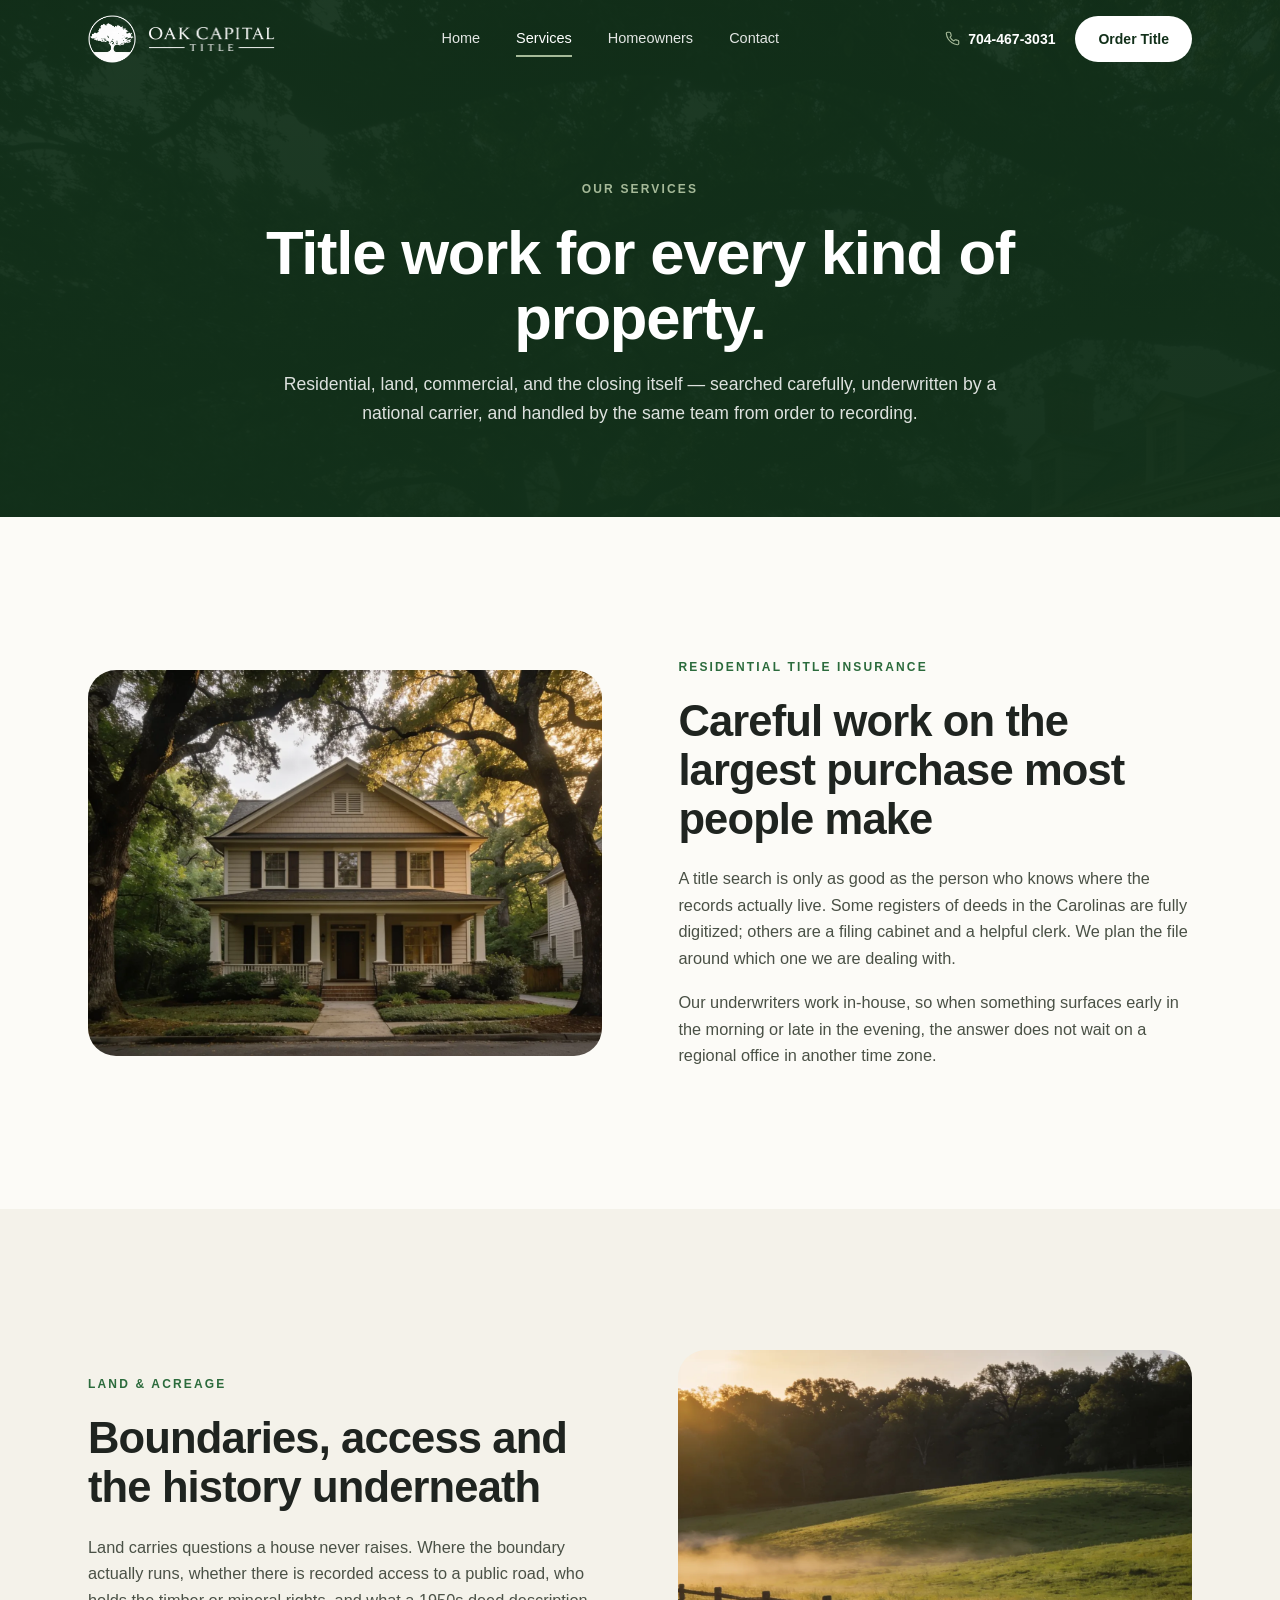
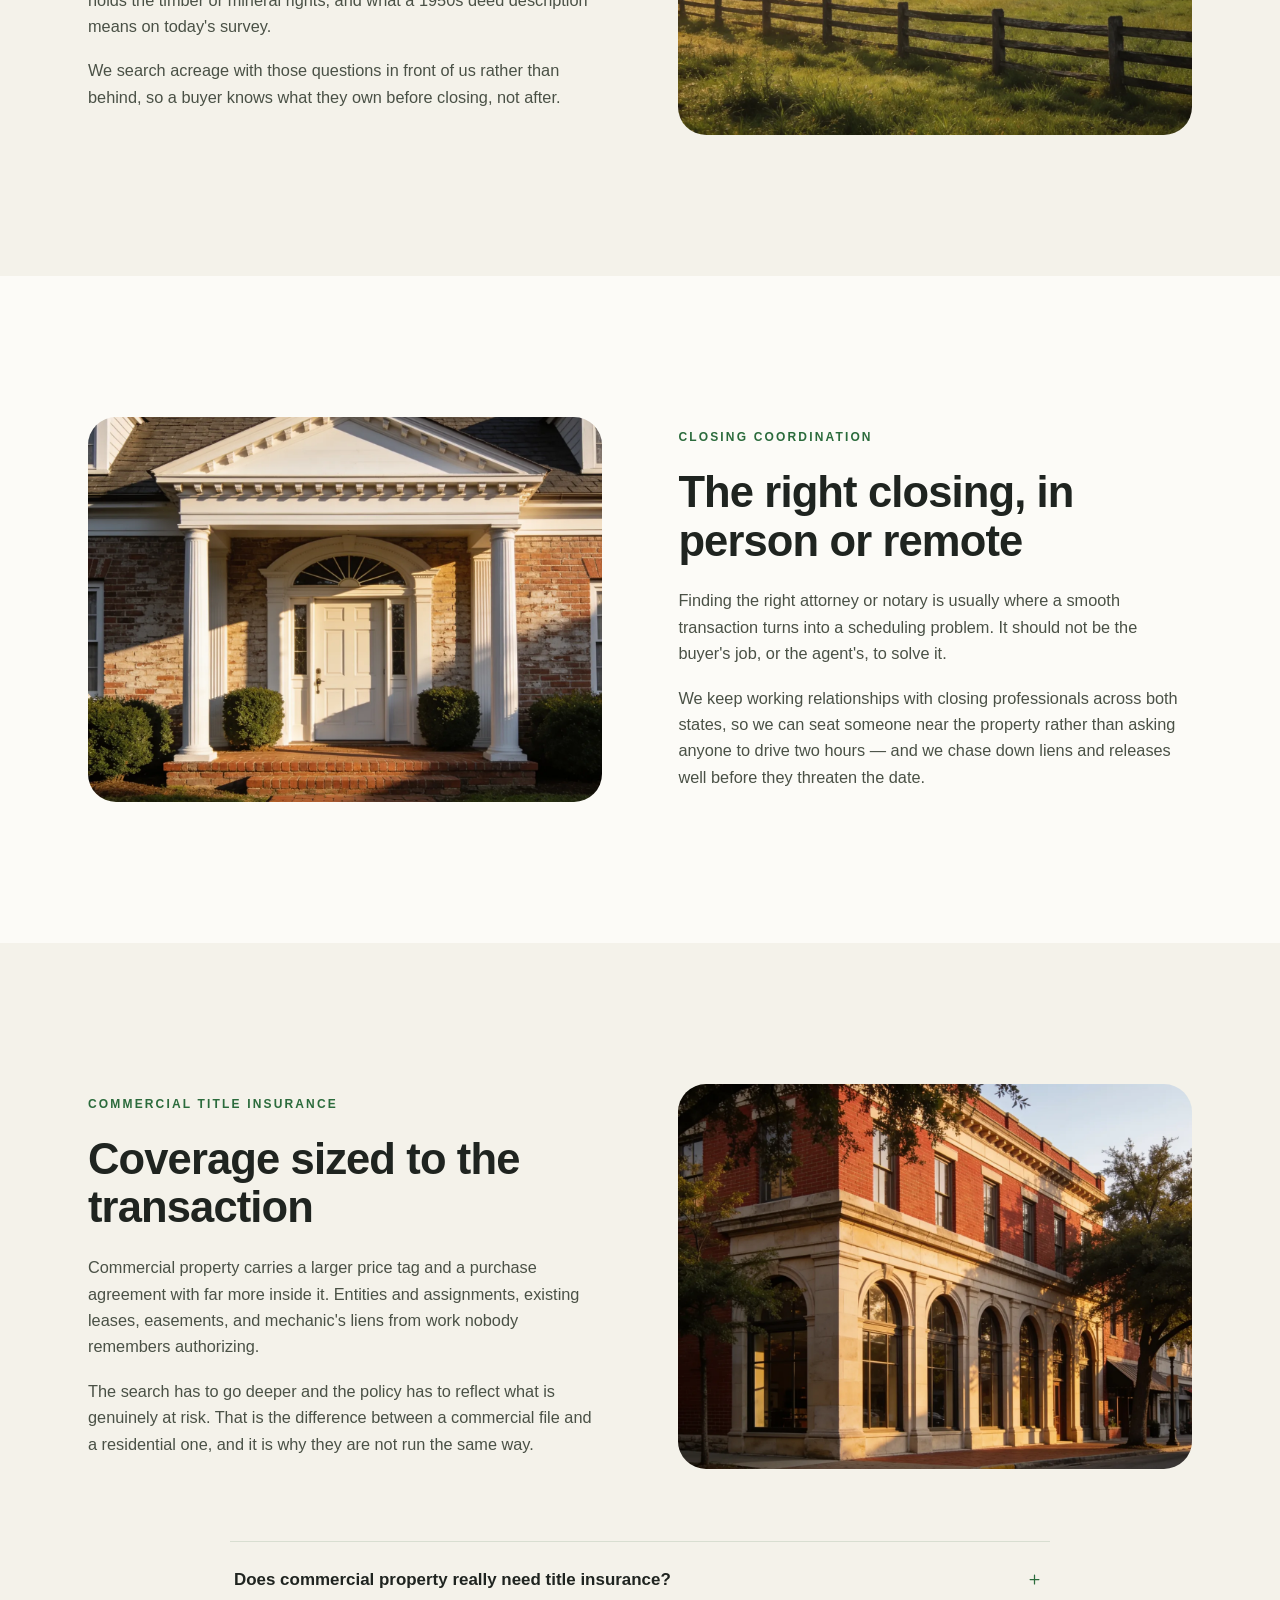
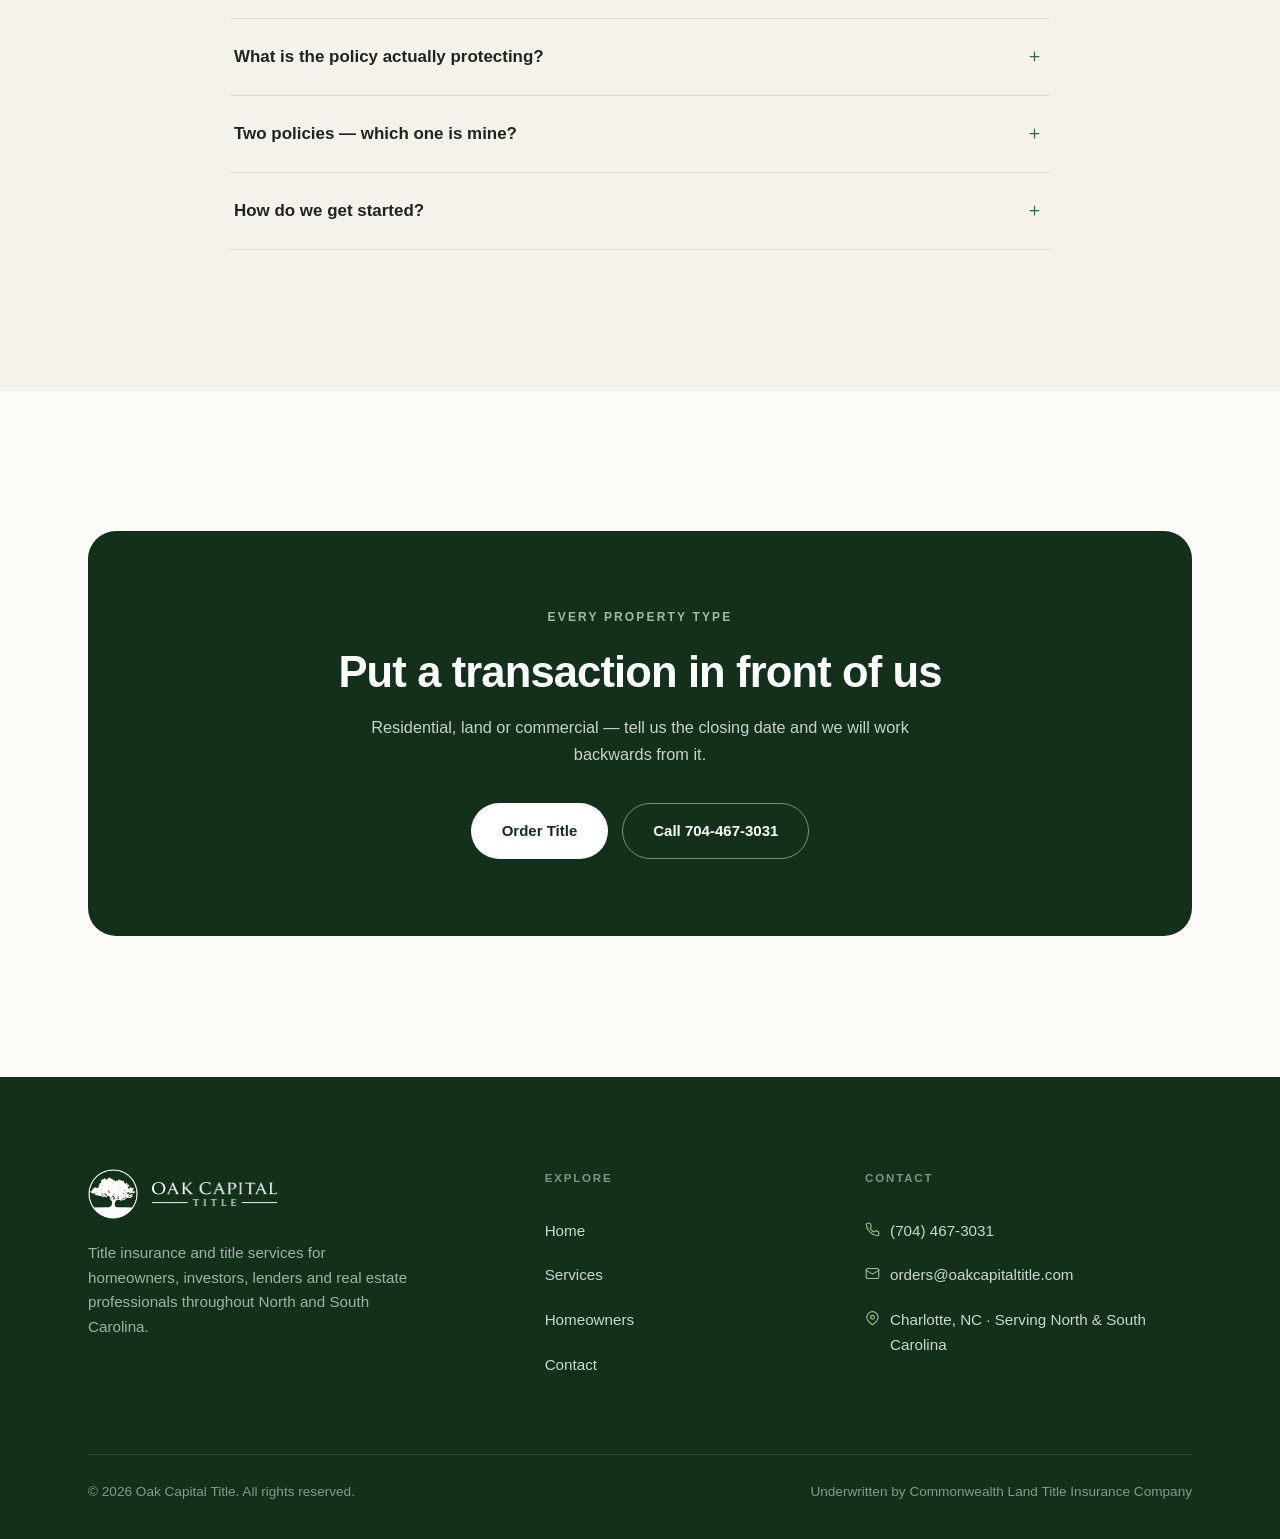
<file: services.html>
<!DOCTYPE html>
<html lang="en">
<head>
<meta charset="UTF-8" />
<meta name="viewport" content="width=device-width, initial-scale=1.0" />
<title>Services — Oak Capital Title | Residential, Land, Commercial &amp; Closing Coordination</title>
<meta name="description" content="Residential and land title insurance, closing coordination, and commercial title services across North and South Carolina — backed by more than 20 years of title and real estate experience." />
<link rel="canonical" href="https://www.oakcapitaltitle.com/services.html" />
<meta name="theme-color" content="#175528" />
<meta property="og:type" content="website" />
<meta property="og:site_name" content="Oak Capital Title" />
<meta property="og:title" content="Services — Oak Capital Title | Residential, Land, Commercial &amp; Closing Coordination" />
<meta property="og:description" content="Residential and land title insurance, closing coordination, and commercial title services across North and South Carolina — backed by more than 20 years of title and real estate experience." />
<meta property="og:url" content="https://www.oakcapitaltitle.com/services.html" />
<meta property="og:image" content="https://www.oakcapitaltitle.com/assets/img/og-image.jpg" />
<meta name="twitter:card" content="summary_large_image" />
<link rel="icon" href="assets/img/favicon.ico" sizes="any" />
<link rel="icon" type="image/png" href="assets/img/icon-32.png" sizes="32x32" />
<link rel="apple-touch-icon" href="assets/img/icon-180.png" />
<link rel="stylesheet" href="assets/css/style.css" />
</head>
<body>

<a class="skip-link" href="#main">Skip to content</a>
<header class="nav">
  <div class="nav__inner">
    <a href="index.html" class="nav__logo" aria-label="Oak Capital Title — home">
      <img class="lock-mark on-dark" src="assets/img/mark-white.png" alt="" width="722" height="720" />
      <img class="lock-word on-dark" src="assets/img/wordmark-white.png" alt="" width="1017" height="208" />
      <img class="lock-mark on-light" src="assets/img/mark.png" alt="" width="722" height="720" />
      <img class="lock-word on-light" src="assets/img/wordmark.png" alt="" width="1017" height="208" />
    </a>
    <nav class="nav__links" aria-label="Primary">
      <a href="index.html">Home</a>
      <a href="services.html" class="active" aria-current="page">Services</a>
      <a href="homeowners.html">Homeowners</a>
      <a href="contact.html">Contact</a>
    </nav>
    <div class="nav__cta">
      <a href="tel:7044673031" class="nav__phone"><svg viewBox="0 0 24 24" fill="none" stroke="currentColor" stroke-width="1.8" stroke-linecap="round" stroke-linejoin="round" aria-hidden="true"><path d="M22 16.92v3a2 2 0 0 1-2.18 2 19.79 19.79 0 0 1-8.63-3.07 19.5 19.5 0 0 1-6-6 19.79 19.79 0 0 1-3.07-8.67A2 2 0 0 1 4.11 2h3a2 2 0 0 1 2 1.72 12.84 12.84 0 0 0 .7 2.81 2 2 0 0 1-.45 2.11L8.09 9.91a16 16 0 0 0 6 6l1.27-1.27a2 2 0 0 1 2.11-.45 12.84 12.84 0 0 0 2.81.7A2 2 0 0 1 22 16.92z"/></svg>704-467-3031</a>
      <a href="mailto:orders@oakcapitaltitle.com?subject=New%20Title%20Order%20%E2%80%94%20Oak%20Capital%20Title" class="btn btn--primary btn--sm">Order Title</a>
      <button class="nav__burger" aria-label="Open menu" aria-expanded="false"><span></span><span></span><span></span></button>
    </div>
  </div>
</header>

<div class="mobile-menu">
  <a href="index.html">Home</a>
  <a href="services.html">Services</a>
  <a href="homeowners.html">Homeowners</a>
  <a href="contact.html">Contact</a>
  <a href="tel:7044673031">Call 704-467-3031</a>
  <a href="mailto:orders@oakcapitaltitle.com?subject=New%20Title%20Order%20%E2%80%94%20Oak%20Capital%20Title" class="btn btn--primary">Order Title</a>
</div>
<main id="main">

<!-- PAGE HERO -->
<section class="subhero">
  <div class="wrap">
    <div class="section-head" data-reveal>
      <span class="eyebrow eyebrow--light">Our services</span>
      <h1>Title work for every kind of property.</h1>
      <p>Residential, land, commercial, and the closing itself &mdash; searched carefully, underwritten by a national carrier, and handled by the same team from order to recording.</p>
    </div>
  </div>
</section>

<!-- RESIDENTIAL -->
<section class="section">
  <div class="wrap">
    <div class="split">
      <div class="split__media" data-reveal>
        <picture>
          <source srcset="assets/img/residential.webp" type="image/webp" />
          <img src="assets/img/residential.jpg" alt="An established craftsman home on a tree-lined Carolina street" width="1400" height="1050" loading="lazy" decoding="async" />
        </picture>
      </div>
      <div class="split__body" data-reveal>
        <span class="eyebrow">Residential title insurance</span>
        <h2>Careful work on the largest purchase most people make</h2>
        <p>A title search is only as good as the person who knows where the records actually live. Some registers of deeds in the Carolinas are fully digitized; others are a filing cabinet and a helpful clerk. We plan the file around which one we are dealing with.</p>
        <p>Our underwriters work in-house, so when something surfaces early in the morning or late in the evening, the answer does not wait on a regional office in another time zone.</p>
      </div>
    </div>
  </div>
</section>

<!-- LAND -->
<section class="section band-soft">
  <div class="wrap">
    <div class="split split--rev">
      <div class="split__media" data-reveal>
        <picture>
          <source srcset="assets/img/land.webp" type="image/webp" />
          <img src="assets/img/land.jpg" alt="Open Carolina farmland rising to a hardwood treeline at golden hour" width="1400" height="1050" loading="lazy" decoding="async" />
        </picture>
      </div>
      <div class="split__body" data-reveal>
        <span class="eyebrow">Land &amp; acreage</span>
        <h2>Boundaries, access and the history underneath</h2>
        <p>Land carries questions a house never raises. Where the boundary actually runs, whether there is recorded access to a public road, who holds the timber or mineral rights, and what a 1950s deed description means on today's survey.</p>
        <p>We search acreage with those questions in front of us rather than behind, so a buyer knows what they own before closing, not after.</p>
      </div>
    </div>
  </div>
</section>

<!-- CLOSING -->
<section class="section">
  <div class="wrap">
    <div class="split">
      <div class="split__media" data-reveal>
        <picture>
          <source srcset="assets/img/portico.webp" type="image/webp" />
          <img src="assets/img/portico.jpg" alt="The columned brick entry of an established Carolina home in late afternoon light" width="1400" height="1050" loading="lazy" decoding="async" />
        </picture>
      </div>
      <div class="split__body" data-reveal>
        <span class="eyebrow">Closing coordination</span>
        <h2>The right closing, in person or remote</h2>
        <p>Finding the right attorney or notary is usually where a smooth transaction turns into a scheduling problem. It should not be the buyer's job, or the agent's, to solve it.</p>
        <p>We keep working relationships with closing professionals across both states, so we can seat someone near the property rather than asking anyone to drive two hours &mdash; and we chase down liens and releases well before they threaten the date.</p>
      </div>
    </div>
  </div>
</section>

<!-- COMMERCIAL -->
<section class="section band-soft">
  <div class="wrap">
    <div class="split split--rev">
      <div class="split__media" data-reveal>
        <picture>
          <source srcset="assets/img/brick.webp" type="image/webp" />
          <img src="assets/img/brick.jpg" alt="An established brick and limestone commercial building on a Carolina main street" width="1400" height="1050" loading="lazy" decoding="async" />
        </picture>
      </div>
      <div class="split__body" data-reveal>
        <span class="eyebrow">Commercial title insurance</span>
        <h2>Coverage sized to the transaction</h2>
        <p>Commercial property carries a larger price tag and a purchase agreement with far more inside it. Entities and assignments, existing leases, easements, and mechanic's liens from work nobody remembers authorizing.</p>
        <p>The search has to go deeper and the policy has to reflect what is genuinely at risk. That is the difference between a commercial file and a residential one, and it is why they are not run the same way.</p>
      </div>
    </div>

    <div class="accordion" data-reveal>
      <div class="acc">
        <button class="acc__q" aria-expanded="false">Does commercial property really need title insurance?<span class="ico" aria-hidden="true"><svg viewBox="0 0 24 24" fill="none" stroke="currentColor" stroke-width="2" stroke-linecap="round"><path d="M12 5v14M5 12h14"/></svg></span></button>
        <div class="acc__a"><div class="acc__a-inner"><p>Every real estate transaction benefits from it. Commercial deals need it more, simply because the purchase prices are higher and the agreements behind them are more complicated &mdash; which means there is more to lose if the chain of title turns out to have a hole in it.</p></div></div>
      </div>
      <div class="acc">
        <button class="acc__q" aria-expanded="false">What is the policy actually protecting?<span class="ico" aria-hidden="true"><svg viewBox="0 0 24 24" fill="none" stroke="currentColor" stroke-width="2" stroke-linecap="round"><path d="M12 5v14M5 12h14"/></svg></span></button>
        <div class="acc__a"><div class="acc__a-inner"><p>Ownership itself, against problems that predate the purchase. Sometimes that is a clerical error in a recorded document, sometimes negligence by a previous party, occasionally outright fraud.</p><p>Without a policy, an investor who loses a title dispute has no recourse and no way to recover the investment.</p></div></div>
      </div>
      <div class="acc">
        <button class="acc__q" aria-expanded="false">Two policies &mdash; which one is mine?<span class="ico" aria-hidden="true"><svg viewBox="0 0 24 24" fill="none" stroke="currentColor" stroke-width="2" stroke-linecap="round"><path d="M12 5v14M5 12h14"/></svg></span></button>
        <div class="acc__a"><div class="acc__a-inner"><p>There is a lender's policy and an owner's policy. If you are borrowing, you are buying both &mdash; the lender's protects them, the owner's protects you.</p><p>The owner's policy stays in force for as long as you hold the property. One premium, no renewals.</p></div></div>
      </div>
      <div class="acc">
        <button class="acc__q" aria-expanded="false">How do we get started?<span class="ico" aria-hidden="true"><svg viewBox="0 0 24 24" fill="none" stroke="currentColor" stroke-width="2" stroke-linecap="round"><path d="M12 5v14M5 12h14"/></svg></span></button>
        <div class="acc__a"><div class="acc__a-inner"><p>Send the contract. On a commercial file the agency you choose matters more than on a house, because the search is deeper and the underwriting calls are real judgment. Two decades of those is what we bring to it.</p></div></div>
      </div>
    </div>
  </div>
</section>

<section class="section">
  <div class="wrap">
    <div class="cta-card" data-reveal>
      <span class="eyebrow eyebrow--light">Every property type</span>
      <h2>Put a transaction in front of us</h2>
      <p>Residential, land or commercial — tell us the closing date and we will work backwards from it.</p>
      <div class="cta-actions">
        <a href="mailto:orders@oakcapitaltitle.com?subject=New%20Title%20Order%20%E2%80%94%20Oak%20Capital%20Title" class="btn btn--light">Order Title</a>
        <a href="tel:7044673031" class="btn btn--outline-light">Call 704-467-3031</a>
      </div>
    </div>
  </div>
</section>
</main>

<footer class="footer">
  <div class="wrap">
    <div class="footer__grid">
      <div>
        <div class="footer__logo">
          <img class="lock-mark" src="assets/img/mark-white.png" alt="" width="722" height="720" />
          <img class="lock-word" src="assets/img/wordmark-white.png" alt="Oak Capital Title" width="1017" height="208" />
        </div>
        <p>Title insurance and title services for homeowners, investors, lenders and real estate professionals throughout North and South Carolina.</p>
      </div>
      <div>
        <h4>Explore</h4>
        <div class="footer__links">
          <a href="index.html">Home</a>
          <a href="services.html">Services</a>
          <a href="homeowners.html">Homeowners</a>
          <a href="contact.html">Contact</a>
        </div>
      </div>
      <div>
        <h4>Contact</h4>
        <div class="footer__contact">
          <a href="tel:7044673031"><svg viewBox="0 0 24 24" fill="none" stroke="currentColor" stroke-width="1.8" stroke-linecap="round" stroke-linejoin="round" aria-hidden="true"><path d="M22 16.92v3a2 2 0 0 1-2.18 2 19.79 19.79 0 0 1-8.63-3.07 19.5 19.5 0 0 1-6-6 19.79 19.79 0 0 1-3.07-8.67A2 2 0 0 1 4.11 2h3a2 2 0 0 1 2 1.72 12.84 12.84 0 0 0 .7 2.81 2 2 0 0 1-.45 2.11L8.09 9.91a16 16 0 0 0 6 6l1.27-1.27a2 2 0 0 1 2.11-.45 12.84 12.84 0 0 0 2.81.7A2 2 0 0 1 22 16.92z"/></svg>(704) 467-3031</a>
          <a href="mailto:orders@oakcapitaltitle.com"><svg viewBox="0 0 24 24" fill="none" stroke="currentColor" stroke-width="1.8" stroke-linecap="round" stroke-linejoin="round" aria-hidden="true"><rect x="2" y="4" width="20" height="16" rx="2"/><path d="m22 7-10 6L2 7"/></svg>orders@oakcapitaltitle.com</a>
          <span><svg viewBox="0 0 24 24" fill="none" stroke="currentColor" stroke-width="1.8" stroke-linecap="round" stroke-linejoin="round" aria-hidden="true"><path d="M21 10c0 6-9 12-9 12s-9-6-9-12a9 9 0 0 1 18 0z"/><circle cx="12" cy="10" r="3"/></svg>Charlotte, NC &middot; Serving North &amp; South Carolina</span>
        </div>
      </div>
    </div>
    <div class="footer__bottom">
      <span>&copy; <span id="year">2026</span> Oak Capital Title. All rights reserved.</span>
      <span>Underwritten by Commonwealth Land Title Insurance Company</span>
    </div>
  </div>
</footer>

<script src="assets/js/main.js"></script>
</body>
</html>
</file>
<file: assets/css/style.css>
/* =========================================================
   Oak Capital Title — Design System
   Established · warm · dependable · premium
   ========================================================= */

:root {
  /* Ink & ground — warm neutrals */
  --ink:        #1f2420;
  --ink-soft:   #4a5146;
  --muted:      #686f64;
  --line:       rgba(23, 85, 40, 0.13);
  --line-soft:  rgba(23, 85, 40, 0.08);
  --bg:         #fcfbf7;   /* ivory  */
  --bg-2:       #f4f2ea;   /* stone  */
  --white:      #ffffff;

  /* Brand */
  --brand:      #175528;
  --brand-deep: #0f3a1b;
  --brand-mid:  #2b6b3c;
  --sage:       #a6ba99;
  --sage-soft:  #cfdcc4;
  --olive:      #7d8c6e;
  --tan:        #d9cfba;
  --forest:     #12301a;

  /* Radius & motion */
  --r-sm: 10px;
  --r:    16px;
  --r-lg: 22px;
  --r-xl: 28px;
  --ease: cubic-bezier(0.22, 1, 0.36, 1);
  --shadow-soft: 0 6px 24px -14px rgba(18, 48, 26, 0.22);
  --shadow-card: 0 18px 44px -26px rgba(18, 48, 26, 0.30);

  --maxw: 1160px;
  --nav-h: 78px;
}

/* ---------- Reset ---------- */
* { margin: 0; padding: 0; box-sizing: border-box; }
html { scroll-behavior: smooth; -webkit-text-size-adjust: 100%; }
body {
  font-family: -apple-system, BlinkMacSystemFont, "SF Pro Text", "Segoe UI",
               Roboto, Helvetica, Arial, sans-serif;
  color: var(--ink);
  background: var(--bg);
  line-height: 1.62;
  -webkit-font-smoothing: antialiased;
  text-rendering: optimizeLegibility;
  overflow-x: hidden;
}
img { display: block; max-width: 100%; }
picture { display: block; }
a { color: inherit; text-decoration: none; }
button { font-family: inherit; cursor: pointer; }
ul, ol { list-style: none; }
::selection { background: rgba(23,85,40,.13); }

.skip-link {
  position: absolute; left: -9999px; top: 0; z-index: 200;
  background: var(--brand); color: #fff; padding: 12px 20px; border-radius: 0 0 var(--r-sm) 0;
  font-size: 14px; font-weight: 600;
}
.skip-link:focus { left: 0; }
:focus-visible { outline: 2px solid var(--brand-mid); outline-offset: 3px; border-radius: 4px; }

/* ---------- Layout & rhythm ---------- */
.wrap { width: 100%; max-width: var(--maxw); margin: 0 auto; padding: 0 28px; }
.section { position: relative; padding: clamp(80px, 11vw, 148px) 0; }
.band-soft { background: var(--bg-2); }

.eyebrow {
  display: block;
  font-size: 12px; font-weight: 700; letter-spacing: 0.18em;
  text-transform: uppercase;
  color: var(--brand-mid);
  margin-bottom: 20px;
}
.eyebrow--light { color: var(--sage); }

h1, h2, h3 { letter-spacing: -0.02em; line-height: 1.12; font-weight: 700; color: var(--ink); }
h1 { font-size: clamp(2.35rem, 5vw, 3.85rem); line-height: 1.06; }
h2 { font-size: clamp(1.85rem, 3.4vw, 2.75rem); }
h3 { font-size: clamp(1.1rem, 1.5vw, 1.3rem); letter-spacing: -0.01em; }
p  { color: var(--ink-soft); font-size: 1.02rem; }

.section-head { max-width: 760px; margin: 0 auto clamp(52px, 7vw, 84px); text-align: center; }
.section-head--narrow { max-width: 680px; margin-bottom: 0; }
.wrap > .section-head:only-child { margin-bottom: 0; }
.section-head p { margin-top: 20px; font-size: 1.1rem; }
.section-head h2 + .cta-actions { margin-top: 34px; }

.prose { max-width: 720px; margin: clamp(44px, 6vw, 64px) auto 0; }
.prose p + p { margin-top: 20px; }

/* ---------- Buttons — one primary, one secondary. Flat. ---------- */
.btn {
  display: inline-flex; align-items: center; justify-content: center; gap: 10px;
  padding: 15px 30px; border-radius: 999px;
  font-size: 15px; font-weight: 600; border: 1.5px solid transparent;
  transition: background .2s var(--ease), color .2s var(--ease), border-color .2s var(--ease);
  white-space: nowrap;
}
.btn svg { width: 16px; height: 16px; flex: none; }
.btn--primary  { color: #fff; background: var(--brand); }
.btn--primary:hover  { background: var(--brand-deep); }
.btn--secondary { color: var(--brand); background: transparent; border-color: rgba(23,85,40,.30); }
.btn--secondary:hover { background: rgba(23,85,40,.06); border-color: var(--brand); }
.btn--light { color: var(--forest); background: #fff; }
.btn--light:hover { background: var(--sage-soft); }
.btn--outline-light { color: #fff; border-color: rgba(255,255,255,0.45); background: transparent; }
.btn--outline-light:hover { background: rgba(255,255,255,0.12); }
.btn--sm { padding: 11px 22px; font-size: 14px; }
.btn--block { width: 100%; padding: 17px 28px; font-size: 15.5px; }

/* ---------- Navbar ---------- */
.nav {
  position: fixed; top: 0; left: 0; right: 0; z-index: 100;
  height: var(--nav-h); display: flex; align-items: center;
  transition: background .3s var(--ease), box-shadow .3s var(--ease);
}
.nav__inner {
  width: 100%; max-width: var(--maxw); margin: 0 auto; padding: 0 28px;
  display: flex; align-items: center; justify-content: space-between; gap: 20px;
}
.nav.scrolled {
  background: rgba(252, 251, 247, 0.92);
  backdrop-filter: saturate(150%) blur(16px);
  -webkit-backdrop-filter: saturate(150%) blur(16px);
  box-shadow: 0 1px 0 var(--line);
}
.nav__logo { display: flex; align-items: center; gap: 12px; }
.nav__logo .lock-mark { height: 48px; width: auto; }
.nav__logo .lock-word { height: 26px; width: auto; }
.nav__logo .on-light { display: none; }

.nav__links { display: flex; align-items: center; gap: 36px; }
.nav__links a {
  font-size: 14.5px; font-weight: 500; color: var(--ink-soft);
  position: relative; padding: 4px 0; transition: color .2s var(--ease);
}
.nav__links a::after {
  content: ""; position: absolute; left: 0; bottom: -2px; height: 1.5px; width: 0;
  background: var(--brand); transition: width .25s var(--ease);
}
.nav__links a:hover, .nav__links a.active { color: var(--ink); }
.nav__links a:hover::after, .nav__links a.active::after { width: 100%; }
.nav__cta { display: flex; align-items: center; gap: 20px; }
.nav__phone { display: inline-flex; align-items: center; gap: 8px; font-size: 14px; font-weight: 600; color: var(--ink); white-space: nowrap; }
.nav__phone svg { width: 15px; height: 15px; color: var(--brand-mid); }
.nav__burger {
  display: none; width: 44px; height: 44px; border-radius: var(--r-sm);
  background: rgba(255,255,255,0.7); border: 1px solid var(--line);
  flex-direction: column; align-items: center; justify-content: center; gap: 5px;
}
.nav__burger span { width: 18px; height: 1.5px; background: var(--ink); transition: .25s var(--ease); }
.nav.open .nav__burger span:nth-child(1) { transform: translateY(6.5px) rotate(45deg); }
.nav.open .nav__burger span:nth-child(2) { opacity: 0; }
.nav.open .nav__burger span:nth-child(3) { transform: translateY(-6.5px) rotate(-45deg); }

/* Transparent nav sitting over a dark header */
.nav:not(.scrolled) .nav__links a { color: rgba(255,255,255,0.88); }
.nav:not(.scrolled) .nav__links a:hover,
.nav:not(.scrolled) .nav__links a.active { color: #fff; }
.nav:not(.scrolled) .nav__links a::after { background: var(--sage); }
.nav:not(.scrolled) .nav__phone { color: #fff; }
.nav:not(.scrolled) .nav__phone svg { color: var(--sage); }
.nav:not(.scrolled) .nav__burger { background: rgba(255,255,255,0.14); border-color: rgba(255,255,255,0.42); }
.nav:not(.scrolled) .nav__burger span { background: #fff; }
.nav:not(.scrolled) .nav__cta .btn--primary { background: #fff; color: var(--forest); }
.nav:not(.scrolled) .nav__cta .btn--primary:hover { background: var(--sage-soft); }
.nav.scrolled .on-dark { display: none; }
.nav.scrolled .on-light { display: block; }

.mobile-menu {
  position: fixed; inset: var(--nav-h) 0 auto 0; z-index: 99;
  background: rgba(252,251,247,0.99); backdrop-filter: blur(20px);
  padding: 22px 28px 30px; display: flex; flex-direction: column;
  transform: translateY(-140%); transition: transform .4s var(--ease);
  box-shadow: var(--shadow-soft); border-bottom: 1px solid var(--line);
}
.mobile-menu.open { transform: translateY(0); }
.mobile-menu a { padding: 15px 0; font-size: 17px; font-weight: 500; border-bottom: 1px solid var(--line-soft); }
.mobile-menu .btn { margin-top: 20px; }

/* ---------- HERO ---------- */
.hero--home {
  position: relative; min-height: 88svh; display: flex; align-items: center;
  color: #fff; overflow: hidden;
  padding-top: calc(var(--nav-h) + 40px); padding-bottom: clamp(70px, 10vh, 120px);
}
.hero__bg { position: absolute; inset: 0; z-index: 0; }
.hero__bg picture, .hero__bg img { width: 100%; height: 100%; object-fit: cover; object-position: 60% 50%; }
.hero__bg::after {
  content: ""; position: absolute; inset: 0;
  background:
    linear-gradient(180deg, rgba(10,28,15,.46) 0%, rgba(10,28,15,.20) 40%, rgba(10,28,15,.70) 100%),
    linear-gradient(100deg, rgba(10,28,15,.80) 0%, rgba(10,28,15,.38) 52%, rgba(10,28,15,.05) 76%);
}
.hero--home .wrap { position: relative; z-index: 2; }
.hero__content { max-width: 680px; }
.hero--home h1 { color: #fff; margin-bottom: 26px; text-wrap: balance; }
.hero__sub { color: rgba(255,255,255,.90); font-size: clamp(1.02rem, 1.25vw, 1.14rem); max-width: 600px; margin-bottom: 38px; }
.hero__actions { display: flex; flex-wrap: wrap; gap: 14px; }

/* Dark page header for interior pages */
.subhero {
  position: relative; overflow: hidden; color: #fff; text-align: center;
  padding-top: calc(var(--nav-h) + clamp(64px, 8vw, 104px));
  padding-bottom: clamp(56px, 7vw, 92px);
  background: var(--forest);
}
.subhero::before {
  content: ""; position: absolute; inset: 0;
  background: url("../img/oak-canopy.jpg") center 35%/cover no-repeat; opacity: .20;
}
.subhero::after {
  content: ""; position: absolute; inset: 0;
  background: linear-gradient(180deg, rgba(18,48,26,.72), rgba(18,48,26,.90));
}
.subhero .wrap { position: relative; z-index: 2; }
.subhero .section-head { margin-bottom: 0; }
.subhero h1 { color: #fff; }
.subhero p { color: rgba(255,255,255,.86); }
.subhero .cta-actions { margin-top: 34px; }

/* ---------- Cards ---------- */
.grid { display: grid; gap: 26px; }
.grid-2 { grid-template-columns: repeat(2, 1fr); }
.grid-3 { grid-template-columns: repeat(3, 1fr); }

.card {
  display: flex; flex-direction: column;
  background: var(--white); border: 1px solid var(--line);
  border-radius: var(--r-lg); padding: 36px 34px;
  transition: border-color .25s var(--ease), box-shadow .25s var(--ease);
}
a.card:hover { border-color: rgba(23,85,40,.30); box-shadow: var(--shadow-soft); }
.card--static { background: var(--white); }
.card__ico {
  width: 46px; height: 46px; border-radius: var(--r-sm); display: grid; place-items: center;
  background: rgba(23,85,40,.07); color: var(--brand); margin-bottom: 24px;
}
.card__ico svg { width: 23px; height: 23px; }
.card h3 { margin-bottom: 12px; }
.card p { font-size: 1rem; }
.card p + p { margin-top: 14px; }
.card__more {
  display: inline-flex; align-items: center; gap: 7px; margin-top: auto; padding-top: 22px;
  font-size: 14px; font-weight: 600; color: var(--brand-mid);
}
.card__more svg { width: 15px; height: 15px; transition: transform .25s var(--ease); }
a.card:hover .card__more svg { transform: translateX(3px); }

/* ---------- Benefits — 2 x 3 ---------- */
.benefits { display: grid; grid-template-columns: repeat(3, 1fr); gap: 44px 40px; max-width: 1060px; margin: 0 auto; }
.benefit__ico {
  width: 40px; height: 40px; border-radius: 50%; display: grid; place-items: center;
  border: 1.5px solid var(--line); color: var(--brand); margin-bottom: 20px;
}
.benefit__ico svg { width: 20px; height: 20px; }
.benefit h3 { margin-bottom: 9px; }
.benefit p { font-size: .98rem; }

/* ---------- Timeline ---------- */
.timeline {
  display: grid; grid-template-columns: repeat(4, 1fr); gap: 34px;
  counter-reset: step; position: relative; max-width: 1060px; margin: 0 auto;
}
.timeline::before {
  content: ""; position: absolute; top: 19px; left: 8%; right: 8%; height: 1.5px;
  background: var(--line); z-index: 0;
}
.timeline__step { position: relative; z-index: 1; }
.timeline__num {
  display: grid; place-items: center; width: 38px; height: 38px; border-radius: 50%;
  background: var(--brand); color: #fff; font-size: .9rem; font-weight: 700;
  margin-bottom: 22px; box-shadow: 0 0 0 6px var(--bg-2);
}
.timeline__step h3 { margin-bottom: 10px; }
.timeline__step p { font-size: .97rem; }

/* ---------- Split media / body ---------- */
.split { display: grid; grid-template-columns: 1fr 1fr; gap: clamp(40px, 6vw, 84px); align-items: center; }
.split--rev .split__media { order: 2; }
.split__media {
  position: relative; border-radius: var(--r-xl); overflow: hidden;
  aspect-ratio: 4/3; background: var(--bg-2);
}
.split__media img { width: 100%; height: 100%; object-fit: cover; }
.split__body h2 { margin-bottom: 22px; }
.split__body p + p { margin-top: 18px; }

/* State outline map */
.split--map { align-items: center; }
.split__map { text-align: center; }
.statemap { width: 100%; max-width: 460px; height: auto; margin: 0 auto; }
.statemap__shape { fill: var(--sage-soft); stroke: var(--brand); stroke-width: 3; stroke-linejoin: round; }
.statemap__label {
  display: block; margin-top: 20px; font-size: 12px; font-weight: 700;
  letter-spacing: .14em; text-transform: uppercase; color: var(--muted);
}

/* ---------- Lists ---------- */
.checklist { display: grid; gap: 13px; margin-top: 22px; }
.checklist li { display: flex; align-items: flex-start; gap: 12px; font-size: 1rem; color: var(--ink-soft); }
.checklist li svg { flex: none; width: 19px; height: 19px; color: var(--brand-mid); margin-top: 4px; }

.cover-2 { display: grid; grid-template-columns: 1fr 1fr; gap: 26px; }
.cover-card { padding: 38px 36px; border-radius: var(--r-lg); border: 1px solid var(--line); background: var(--white); }
.cover-card--no { background: var(--bg-2); }
.cover-card h3 { margin-bottom: 22px; padding-bottom: 18px; border-bottom: 1px solid var(--line); }
.cover-list { display: grid; gap: 12px; }
.cover-list li { position: relative; padding-left: 28px; font-size: .99rem; color: var(--ink-soft); }
.cover-list li::before {
  content: ""; position: absolute; left: 0; top: .52em; width: 13px; height: 7px;
  border-left: 1.8px solid var(--brand-mid); border-bottom: 1.8px solid var(--brand-mid);
  transform: rotate(-45deg);
}
.cover-card--no .cover-list li::before {
  width: 12px; height: 12px; top: .42em; transform: none;
  border: none; background:
    linear-gradient(currentColor,currentColor) center/100% 1.8px no-repeat;
  color: var(--olive);
}
.cover-card--no > p { margin-bottom: 20px; }
.cover-card__note { margin-top: 22px; padding-top: 20px; border-top: 1px solid var(--line); font-size: .95rem; color: var(--muted); }

/* ---------- Callout ---------- */
.callout {
  display: flex; gap: 32px; align-items: center; justify-content: space-between; flex-wrap: wrap;
  padding: 40px 42px; border-radius: var(--r-lg);
  background: var(--bg-2); border: 1px solid var(--line);
}
.callout__t { flex: 1 1 460px; }
.callout__t h3 { margin-bottom: 10px; }
.callout__t p { font-size: 1rem; max-width: 620px; }
.callout .btn { flex: none; }

/* ---------- Accordion ---------- */
.accordion { max-width: 820px; margin: clamp(48px, 6vw, 72px) auto 0; display: grid; gap: 0; border-top: 1px solid var(--line); }
.acc { border-bottom: 1px solid var(--line); }
.acc__q {
  width: 100%; text-align: left; padding: 26px 4px; display: flex; align-items: center;
  justify-content: space-between; gap: 22px; background: none; border: none;
  font-size: 1.06rem; font-weight: 650; color: var(--ink); line-height: 1.4;
}
.acc__q .ico { flex: none; width: 24px; height: 24px; display: grid; place-items: center; transition: transform .3s var(--ease); }
.acc__q .ico svg { width: 15px; height: 15px; color: var(--brand-mid); }
.acc.open .acc__q .ico { transform: rotate(45deg); }
.acc__a { max-height: 0; overflow: hidden; transition: max-height .4s var(--ease); }
.acc__a-inner { padding: 0 4px 28px; max-width: 700px; }
.acc__a-inner p + p { margin-top: 14px; }

/* ---------- Dark bands & CTA ---------- */
.band { position: relative; overflow: hidden; background: var(--forest); color: #fff; }
.band h2 { color: #fff; }
.band p { color: rgba(255,255,255,0.76); }
.band .wrap { position: relative; z-index: 2; }
.band--oak::before {
  content: ""; position: absolute; inset: 0; z-index: 0;
  background: url("../img/oak-canopy.jpg") center/cover no-repeat; opacity: .16;
}
.band--oak::after {
  content: ""; position: absolute; inset: 0; z-index: 1;
  background: linear-gradient(180deg, rgba(18,48,26,.80), rgba(18,48,26,.93));
}

.cta-card {
  position: relative; overflow: hidden; border-radius: var(--r-xl);
  padding: clamp(48px, 6vw, 82px) clamp(32px, 5vw, 64px);
  background: var(--forest); color: #fff; text-align: center;
}
.cta-card h2 { color: #fff; margin-bottom: 18px; }
.cta-card p { color: rgba(255,255,255,0.78); max-width: 560px; margin: 0 auto 36px; }
.cta-actions { display: flex; gap: 14px; justify-content: center; flex-wrap: wrap; }

/* ---------- Contact ---------- */
.contact-grid { display: grid; grid-template-columns: 1fr 1.05fr; gap: 34px; align-items: start; }
.contact-cards { display: grid; gap: 16px; }
.contact-card {
  display: flex; gap: 18px; align-items: flex-start; padding: 26px 28px;
  background: var(--white); border: 1px solid var(--line); border-radius: var(--r);
}
.contact-card .ci { flex: none; width: 42px; height: 42px; border-radius: var(--r-sm); display: grid; place-items: center; background: rgba(23,85,40,.07); color: var(--brand); }
.contact-card .ci svg { width: 21px; height: 21px; }
.contact-card h3 { font-size: 1rem; margin-bottom: 4px; }
.contact-card a, .contact-card p { color: var(--ink-soft); font-size: 1rem; }
.contact-card a { display: inline-flex; align-items: center; min-height: 34px; }
.contact-card a:hover { color: var(--brand); text-decoration: underline; }

.action-card {
  padding: clamp(32px, 4vw, 44px); background: var(--white);
  border: 1px solid var(--line); border-radius: var(--r-lg); box-shadow: var(--shadow-card);
}
.action-card h3 { margin-bottom: 10px; }
.action-card__intro { font-size: 1rem; margin-bottom: 30px; }
.action-card__buttons { display: grid; gap: 12px; }
.action-card__addr { margin-top: 18px; text-align: center; font-size: .95rem; }
.action-card__addr a { color: var(--brand-mid); font-weight: 600; display: inline-flex; align-items: center; min-height: 36px; }
.action-card__addr a:hover { text-decoration: underline; }
.action-card__note { margin-top: 34px; padding-top: 30px; border-top: 1px solid var(--line); }
.action-card__note h4 { font-size: 11.5px; letter-spacing: .16em; text-transform: uppercase; color: var(--muted); font-weight: 700; }
.action-card__note .checklist { margin-top: 18px; }
.action-card__note > p { margin-top: 22px; font-size: .94rem; color: var(--muted); }

/* ---------- Footer ---------- */
.footer { background: var(--forest); color: rgba(255,255,255,0.74); padding: clamp(64px, 8vw, 92px) 0 36px; }
.footer__grid { display: grid; grid-template-columns: 1.5fr 1fr 1.2fr; gap: 48px; }
.footer__logo { display: flex; align-items: center; gap: 13px; margin-bottom: 22px; }
.footer__logo .lock-mark { height: 50px; width: auto; }
.footer__logo .lock-word { height: 26px; width: auto; }
.footer p { color: rgba(255,255,255,0.62); font-size: .95rem; max-width: 330px; }
.footer h4 { font-size: 11.5px; letter-spacing: .16em; text-transform: uppercase; color: rgba(255,255,255,0.48); margin-bottom: 22px; font-weight: 700; }
.footer__links { display: grid; gap: 2px; }
.footer__links a, .footer__contact a, .footer__contact span {
  color: rgba(255,255,255,0.80); font-size: .95rem; transition: color .2s;
  display: inline-flex; align-items: flex-start; gap: 10px;
  padding: 9px 0; min-height: 40px; /* comfortable tap target */
}
.footer__links a:hover, .footer__contact a:hover { color: #fff; }
.footer__contact { display: grid; gap: 2px; }
.footer__contact svg { width: 15px; height: 15px; color: var(--sage); flex: none; margin-top: 3px; }
.footer__bottom {
  margin-top: clamp(48px, 6vw, 68px); padding-top: 26px; border-top: 1px solid rgba(255,255,255,0.12);
  display: flex; justify-content: space-between; gap: 18px; flex-wrap: wrap;
  font-size: .85rem; color: rgba(255,255,255,0.50);
}

/* ---------- Reveal ---------- */
[data-reveal] { opacity: 0; transform: translateY(18px); transition: opacity .7s var(--ease), transform .7s var(--ease); }
[data-reveal].in { opacity: 1; transform: none; }
@media (prefers-reduced-motion: reduce) {
  [data-reveal] { opacity: 1 !important; transform: none !important; }
  html { scroll-behavior: auto; }
}

/* ---------- Responsive ---------- */
@media (max-width: 1000px) {
  .benefits { grid-template-columns: repeat(2, 1fr); gap: 40px 36px; }
  .timeline { grid-template-columns: repeat(2, 1fr); gap: 40px 32px; }
  .timeline::before { display: none; }
}
@media (max-width: 900px) {
  .nav__links, .nav__phone { display: none; }
  .nav__burger { display: flex; }
  .split, .split--rev .split__media { grid-template-columns: 1fr; order: unset; }
  .split--rev .split__body { order: 2; }
  .grid-3 { grid-template-columns: repeat(2, 1fr); }
  .footer__grid { grid-template-columns: 1fr 1fr; }
}
@media (max-width: 820px) {
  .contact-grid { grid-template-columns: 1fr; }
  .cover-2 { grid-template-columns: 1fr; }
}
@media (max-width: 680px) {
  :root { --nav-h: 66px; }
  .wrap, .nav__inner { padding: 0 20px; }
  .grid-2, .grid-3, .benefits, .timeline { grid-template-columns: 1fr; }
  .benefits { gap: 34px; }
  .timeline { gap: 32px; }
  .footer__grid { grid-template-columns: 1fr; gap: 40px; }
  .callout { flex-direction: column; align-items: flex-start; padding: 32px 28px; }
  .callout .btn { width: 100%; }
  .card { padding: 30px 26px; }
  .cover-card { padding: 30px 26px; }
  .hero--home { min-height: 86svh; }
  .nav .nav__logo .lock-mark { height: 38px; }
  .nav .nav__logo .lock-word { height: 20px; }
  .footer__bottom { flex-direction: column; gap: 10px; }
}
@media (max-width: 440px) {
  .nav__cta { gap: 12px; }
  .nav .nav__logo .lock-word { display: none; }
  .hero__actions .btn { width: 100%; }
}
</file>
